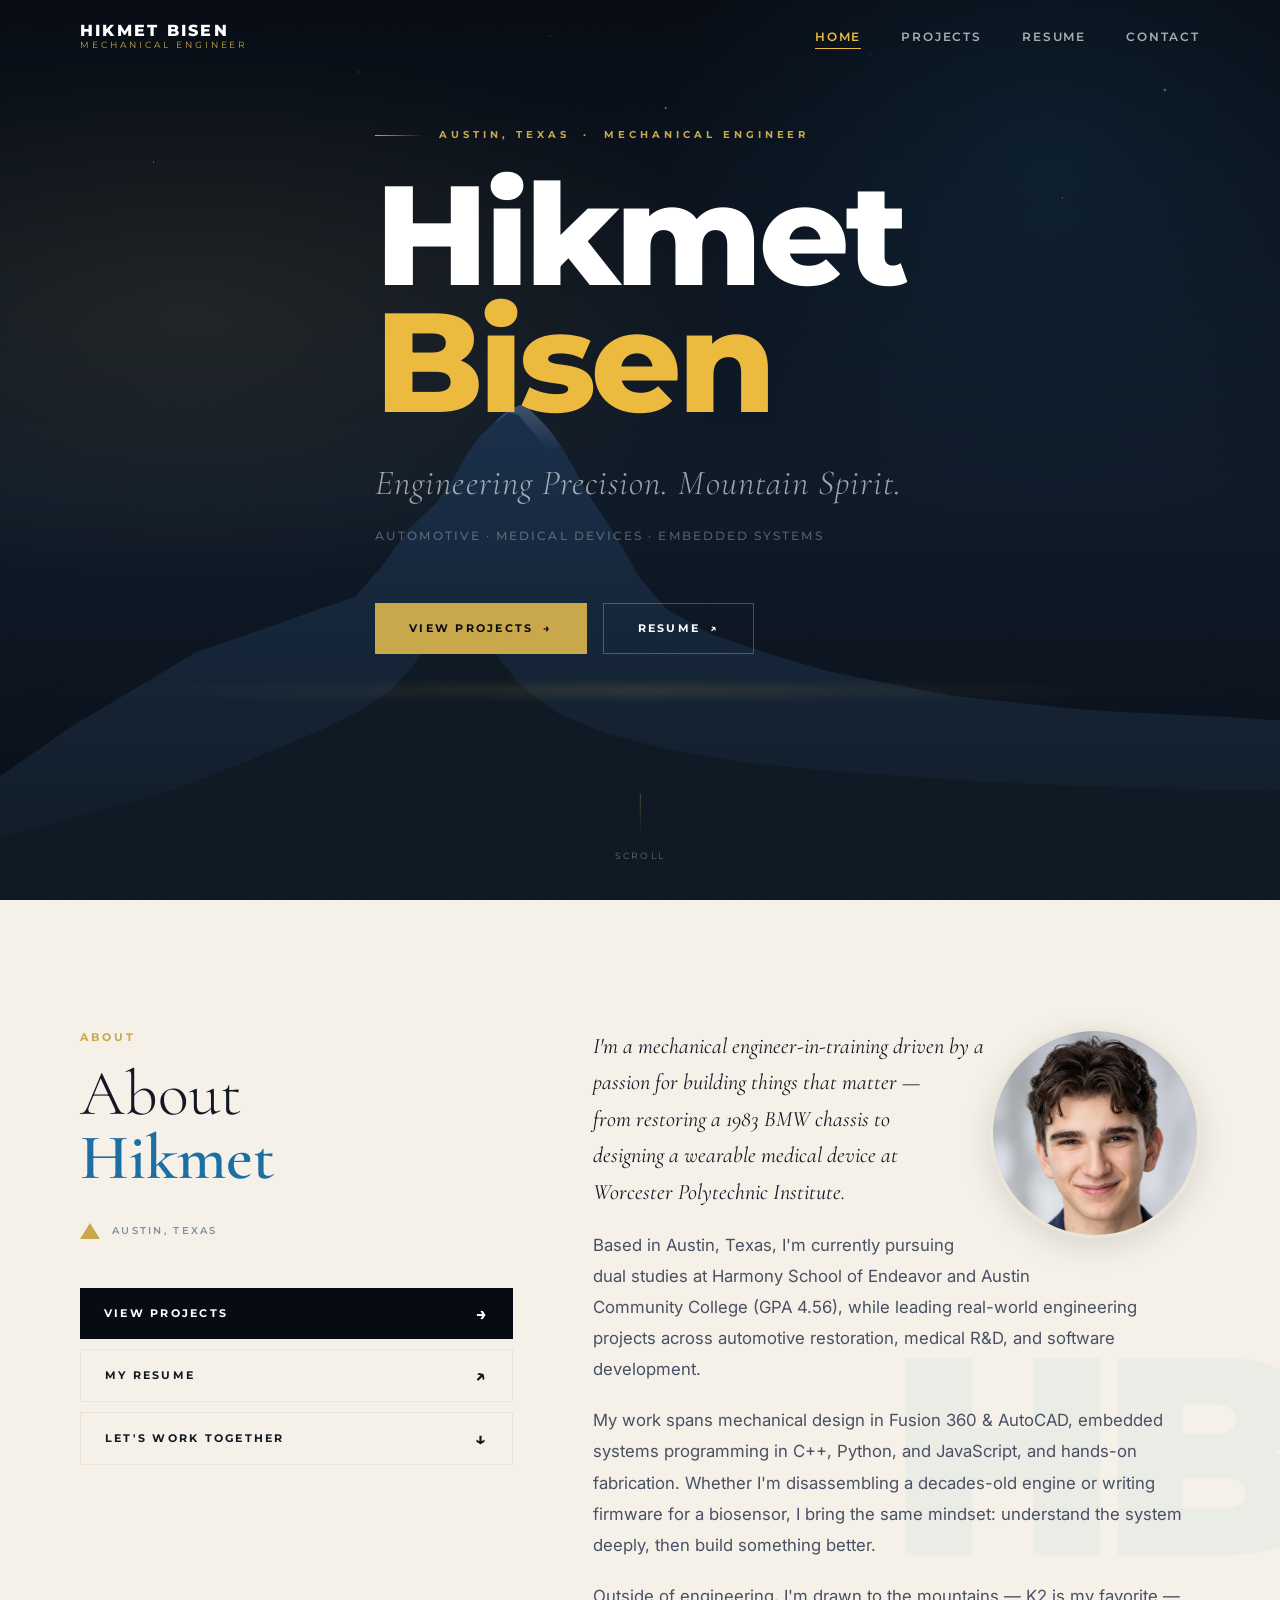
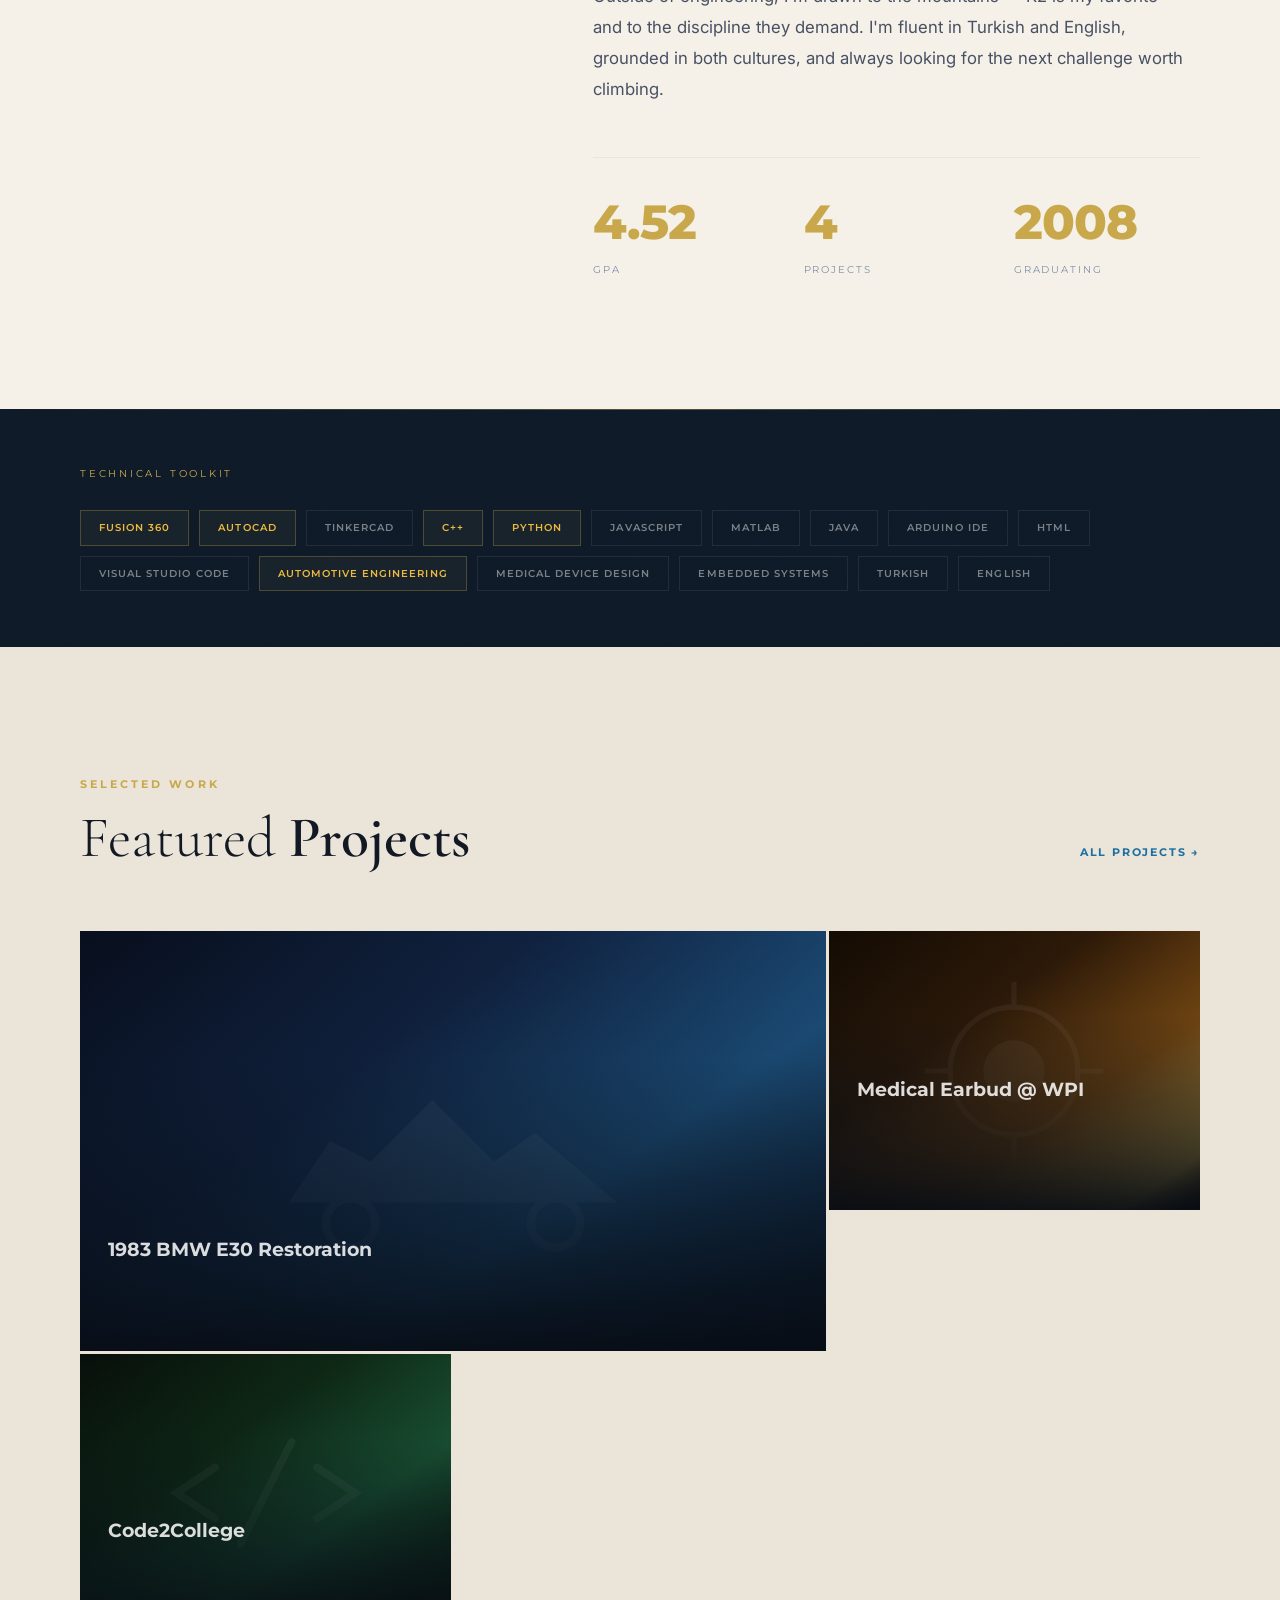
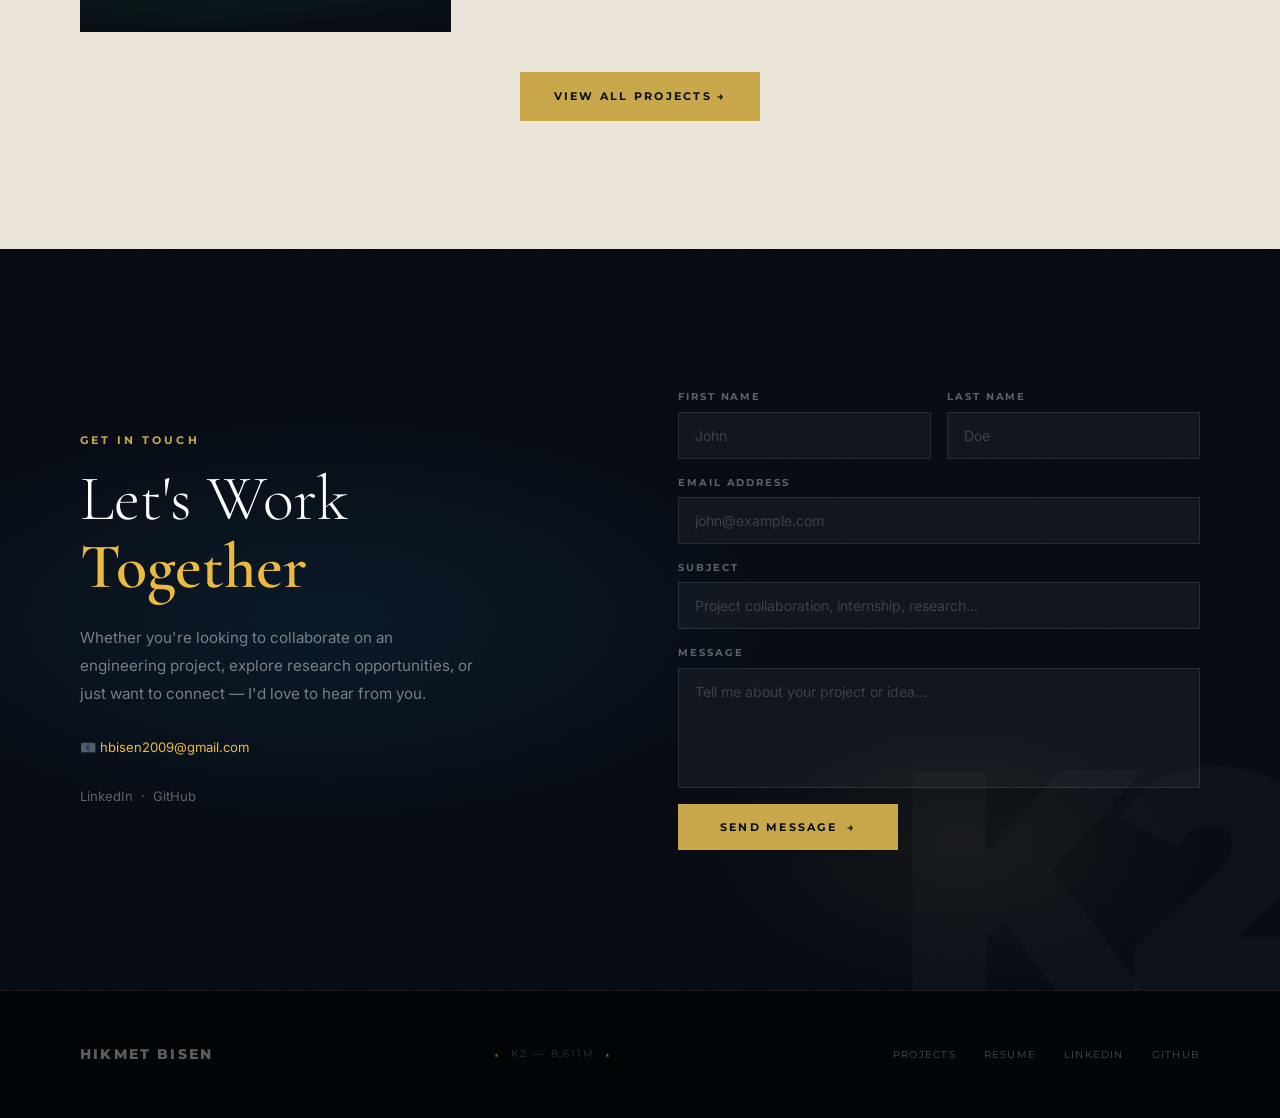
<file: index.html>
<!DOCTYPE html>
<html lang="en">
<head>
  <meta charset="UTF-8">
  <meta name="viewport" content="width=device-width, initial-scale=1.0">
  <title>Hikmet Bisen — Mechanical Engineer</title>
  <meta name="description" content="Hikmet Bisen — Mechanical Engineer based in Austin, Texas. Specializing in automotive engineering, medical device R&D, and embedded systems.">
  <link rel="stylesheet" href="css/style.css">
</head>
<body>

  <!-- ── Navbar ── -->
  <nav class="navbar" id="navbar">
    <div class="nav-inner">
      <a href="index.html" class="nav-logo">
        Hikmet Bisen
        <span>Mechanical Engineer</span>
      </a>
      <ul class="nav-links">
        <li><a href="index.html" class="active">Home</a></li>
        <li><a href="Project/projects.html">Projects</a></li>
        <li><a href="Resume/resume.html">Resume</a></li>
        <li><a href="#contact">Contact</a></li>
      </ul>
    </div>
  </nav>

  <!-- ── Hero ── -->
  <section class="hero" id="home">
    <div class="hero-bg"></div>
    <div class="hero-stars"></div>

    <!-- K2 Mountain Silhouette -->
    <div class="hero-mountain">
      <svg viewBox="0 0 1440 400" preserveAspectRatio="none" xmlns="http://www.w3.org/2000/svg">
        <defs>
          <linearGradient id="mtnGrad" x1="0%" y1="0%" x2="0%" y2="100%">
            <stop offset="0%" style="stop-color:#1A2F4A;stop-opacity:1" />
            <stop offset="100%" style="stop-color:#0F1923;stop-opacity:1" />
          </linearGradient>
          <linearGradient id="snowGrad" x1="0%" y1="0%" x2="0%" y2="100%">
            <stop offset="0%" style="stop-color:#D8E8F5;stop-opacity:0.18" />
            <stop offset="100%" style="stop-color:#D8E8F5;stop-opacity:0" />
          </linearGradient>
        </defs>
        <!-- Background range -->
        <path d="M0,400 L0,300 L80,260 L150,230 L220,200 L280,185 L340,170 L400,155 L430,130 L460,100
                 L490,80 L510,60 L525,40 L540,25 L555,15 L565,8 L575,3 L585,0 L595,3 L605,10
                 L618,20 L630,32 L645,50 L660,70 L680,92 L700,115 L720,140 L750,165
                 L800,185 L860,200 L930,215 L1000,225 L1070,235 L1140,240 L1200,245
                 L1260,248 L1320,250 L1380,252 L1440,255 L1440,400 Z"
              fill="url(#mtnGrad)" />
        <!-- Snow on K2 peak -->
        <path d="M555,15 L565,8 L575,3 L585,0 L595,3 L605,10 L618,20 L630,32 L620,38
                 L607,28 L595,18 L583,8 L572,6 L562,12 Z"
              fill="url(#snowGrad)" />
        <!-- Foreground ridge -->
        <path d="M0,400 L0,350 L100,330 L200,310 L270,290 L320,275 L370,260 L410,245
                 L440,230 L460,215 L475,200 L488,188 L500,178 L510,172 L518,168 L525,168
                 L532,172 L540,180 L550,192 L562,205 L578,220 L600,235 L630,250
                 L680,265 L750,278 L830,288 L920,295 L1020,300 L1120,305 L1220,308
                 L1320,310 L1440,312 L1440,400 Z"
              fill="#0F1923" />
      </svg>
    </div>

    <div class="hero-content">
      <div class="hero-eyebrow">Austin, Texas &nbsp;·&nbsp; Mechanical Engineer</div>
      <h1 class="hero-name">
        Hikmet<br>
        <em>Bisen</em>
      </h1>
      <p class="hero-title">Engineering Precision. Mountain Spirit.</p>
      <p class="hero-tagline">Automotive · Medical Devices · Embedded Systems</p>
      <div class="hero-ctas">
        <a href="Project/projects.html" class="btn btn-primary">
          View Projects
          <span>→</span>
        </a>
        <a href="Resume/resume.html" class="btn btn-outline">
          Resume
          <span>↗</span>
        </a>
      </div>
    </div>

    <div class="hero-scroll">
      <div class="scroll-line"></div>
      <span>Scroll</span>
    </div>
  </section>

  <!-- ── About ── -->
  <section class="about" id="about">
    <div class="container">
      <div class="about-grid">
        <div class="about-left">
          <span class="section-label">About</span>
          <h2>About<br><strong>Hikmet</strong></h2>
          <div class="about-peak">
            <svg class="peak-icon" viewBox="0 0 20 16" xmlns="http://www.w3.org/2000/svg">
              <path d="M10 0 L20 16 H0 Z"/>
            </svg>
            Austin, Texas
          </div>
          <div class="about-ctas">
            <a href="Project/projects.html" class="btn btn-dark">
              <span>View Projects</span>
              <span class="btn-arrow">→</span>
            </a>
            <a href="Resume/resume.html" class="btn btn-dark-outline">
              <span>My Resume</span>
              <span class="btn-arrow">↗</span>
            </a>
            <a href="#contact" class="btn btn-dark-outline">
              <span>Let's Work Together</span>
              <span class="btn-arrow">↓</span>
            </a>
          </div>
        </div>

        <div class="about-right">
          <div class="about-photo-wrap">
            <img src="assets/images/hikmet-bisen.jpg" alt="Hikmet Bisen" class="about-photo">
          </div>
          <p>
            I'm a mechanical engineer-in-training driven by a passion for building things that matter —
            from restoring a 1983 BMW chassis to designing a wearable medical device at Worcester Polytechnic Institute.
          </p>
          <p>
            Based in Austin, Texas, I'm currently pursuing dual studies at Harmony School of Endeavor and
            Austin Community College (GPA 4.56), while leading real-world engineering projects across
            automotive restoration, medical R&amp;D, and software development.
          </p>
          <p>
            My work spans mechanical design in Fusion 360 &amp; AutoCAD, embedded systems programming in C++,
            Python, and JavaScript, and hands-on fabrication. Whether I'm disassembling a decades-old engine
            or writing firmware for a biosensor, I bring the same mindset: understand the system deeply,
            then build something better.
          </p>
          <p>
            Outside of engineering, I'm drawn to the mountains — K2 is my favorite — and to the discipline
            they demand. I'm fluent in Turkish and English, grounded in both cultures, and always looking
            for the next challenge worth climbing.
          </p>

          <div class="about-stats">
            <div>
              <span class="stat-num">4.56</span>
              <span class="stat-label">GPA</span>
            </div>
            <div>
              <span class="stat-num">5+</span>
              <span class="stat-label">Projects</span>
            </div>
            <div>
              <span class="stat-num">2027</span>
              <span class="stat-label">Graduating</span>
            </div>
          </div>
        </div>
      </div>
    </div>
  </section>

  <!-- ── Skills Strip ── -->
  <div class="skills-strip">
    <div class="skills-strip-inner">
      <span class="skills-strip-label">Technical Toolkit</span>
      <div class="skills-grid">
        <span class="skill-tag highlight">Fusion 360</span>
        <span class="skill-tag highlight">AutoCAD</span>
        <span class="skill-tag">TinkerCAD</span>
        <span class="skill-tag highlight">C++</span>
        <span class="skill-tag highlight">Python</span>
        <span class="skill-tag">JavaScript</span>
        <span class="skill-tag">MATLAB</span>
        <span class="skill-tag">Java</span>
        <span class="skill-tag">Arduino IDE</span>
        <span class="skill-tag">HTML</span>
        <span class="skill-tag">Visual Studio Code</span>
        <span class="skill-tag highlight">Automotive Engineering</span>
        <span class="skill-tag">Medical Device Design</span>
        <span class="skill-tag">Embedded Systems</span>
        <span class="skill-tag">Turkish</span>
        <span class="skill-tag">English</span>
      </div>
    </div>
  </div>

  <!-- ── Featured Projects ── -->
  <section class="featured-projects">
    <div class="container">
      <div class="section-header">
        <div>
          <span class="section-label">Selected Work</span>
          <h2>Featured <strong>Projects</strong></h2>
        </div>
        <a href="Project/projects.html" class="section-header-link">All Projects →</a>
      </div>

      <div class="projects-grid">

        <!-- Project 1: BMW E30 -->
        <div class="project-card wide">
          <div class="project-bg">
            <svg class="project-bg-icon" viewBox="0 0 100 60" xmlns="http://www.w3.org/2000/svg" fill="white">
              <path d="M10,45 L20,30 L30,35 L45,20 L60,35 L70,28 L90,45 Z" />
              <circle cx="25" cy="50" r="6" fill="none" stroke="white" stroke-width="2"/>
              <circle cx="75" cy="50" r="6" fill="none" stroke="white" stroke-width="2"/>
            </svg>
          </div>
          <div class="project-overlay"></div>
          <div class="project-tag">Mechanical</div>
          <div class="project-tooltip">
            <span class="project-number">01 / 05</span>
            <div class="project-name">1983 BMW E30 Restoration</div>
            <p class="project-desc">Full mechanical restoration of a 1983 BMW 3 Series E30 — chassis reinforcement, rust removal, and precision reassembly of key automotive systems.</p>
          </div>
        </div>

        <!-- Project 2: Medical Earbud -->
        <div class="project-card">
          <div class="project-bg">
            <svg class="project-bg-icon" viewBox="0 0 80 80" xmlns="http://www.w3.org/2000/svg" fill="white">
              <circle cx="40" cy="40" r="25" fill="none" stroke="white" stroke-width="2"/>
              <circle cx="40" cy="40" r="12" />
              <path d="M40,15 L40,5 M40,75 L40,65 M15,40 L5,40 M75,40 L65,40" stroke="white" stroke-width="2"/>
            </svg>
          </div>
          <div class="project-overlay"></div>
          <div class="project-tag">R&D</div>
          <div class="project-tooltip">
            <span class="project-number">02 / 05</span>
            <div class="project-name">Medical Earbud @ WPI</div>
            <p class="project-desc">Wearable vital-sign tracker designed at Worcester Polytechnic Institute — patent-pending medical device targeting heart rate, blood pressure &amp; respiratory data.</p>
          </div>
        </div>

        <!-- Project 3: Code2College -->
        <div class="project-card">
          <div class="project-bg">
            <svg class="project-bg-icon" viewBox="0 0 80 60" xmlns="http://www.w3.org/2000/svg" fill="white">
              <path d="M20,20 L5,30 L20,40 M60,20 L75,30 L60,40 M50,10 L30,50" stroke="white" stroke-width="3" fill="none" stroke-linecap="round"/>
            </svg>
          </div>
          <div class="project-overlay"></div>
          <div class="project-tag">Software</div>
          <div class="project-tooltip">
            <span class="project-number">03 / 05</span>
            <div class="project-name">Code2College</div>
            <p class="project-desc">9-week software development program — advanced Python projects, web programming, and professional portfolio development.</p>
          </div>
        </div>

      </div>
      <div style="text-align:center; margin-top: 40px;">
        <a href="Project/projects.html" class="btn btn-primary">View All Projects →</a>
      </div>
    </div>
  </section>

  <!-- ── Work Together ── -->
  <section class="work-together" id="contact">
    <div class="work-together-bg"></div>
    <div class="container">
      <div class="work-together-grid">
        <div class="work-left">
          <span class="section-label">Get In Touch</span>
          <h2>Let's Work<br><strong>Together</strong></h2>
          <p>
            Whether you're looking to collaborate on an engineering project, explore research opportunities,
            or just want to connect — I'd love to hear from you.
          </p>
          <br>
          <p style="color: rgba(255,255,255,0.35); font-size: 0.82rem;">
            📧 <a href="mailto:hbisen2009@gmail.com" style="color: var(--gold-light);">hbisen2009@gmail.com</a><br><br>
            <a href="https://www.linkedin.com/in/hikmetbisen/" target="_blank" rel="noopener noreferrer" style="color: rgba(255,255,255,0.35);">LinkedIn</a>
            &nbsp;·&nbsp;
            <a href="https://github.com/Hikmet4416" target="_blank" rel="noopener noreferrer" style="color: rgba(255,255,255,0.35);">GitHub</a>
          </p>
        </div>

        <form class="contact-form" onsubmit="handleSubmit(event)">
          <div class="form-row">
            <div class="form-group">
              <label for="fname">First Name</label>
              <input type="text" id="fname" name="fname" placeholder="John" required>
            </div>
            <div class="form-group">
              <label for="lname">Last Name</label>
              <input type="text" id="lname" name="lname" placeholder="Doe" required>
            </div>
          </div>
          <div class="form-group">
            <label for="email">Email Address</label>
            <input type="email" id="email" name="email" placeholder="john@example.com" required>
          </div>
          <div class="form-group">
            <label for="subject">Subject</label>
            <input type="text" id="subject" name="subject" placeholder="Project collaboration, internship, research...">
          </div>
          <div class="form-group">
            <label for="message">Message</label>
            <textarea id="message" name="message" placeholder="Tell me about your project or idea..." required></textarea>
          </div>
          <button type="submit" class="btn btn-submit btn-primary">
            Send Message
            <span>→</span>
          </button>
        </form>
      </div>
    </div>
  </section>

  <!-- ── Footer ── -->
  <footer>
    <div class="container">
      <div class="footer-inner">
        <div class="footer-logo">Hikmet Bisen</div>
        <div class="footer-peak">K2 — 8,611m</div>
        <div class="footer-links">
          <a href="Project/projects.html">Projects</a>
          <a href="Resume/resume.html">Resume</a>
          <a href="https://www.linkedin.com/in/hikmetbisen/" target="_blank" rel="noopener noreferrer">LinkedIn</a>
          <a href="https://github.com/Hikmet4416" target="_blank" rel="noopener noreferrer">GitHub</a>
        </div>
      </div>
    </div>
  </footer>

  <script src="js/main.js"></script>
</body>
</html>
</file>
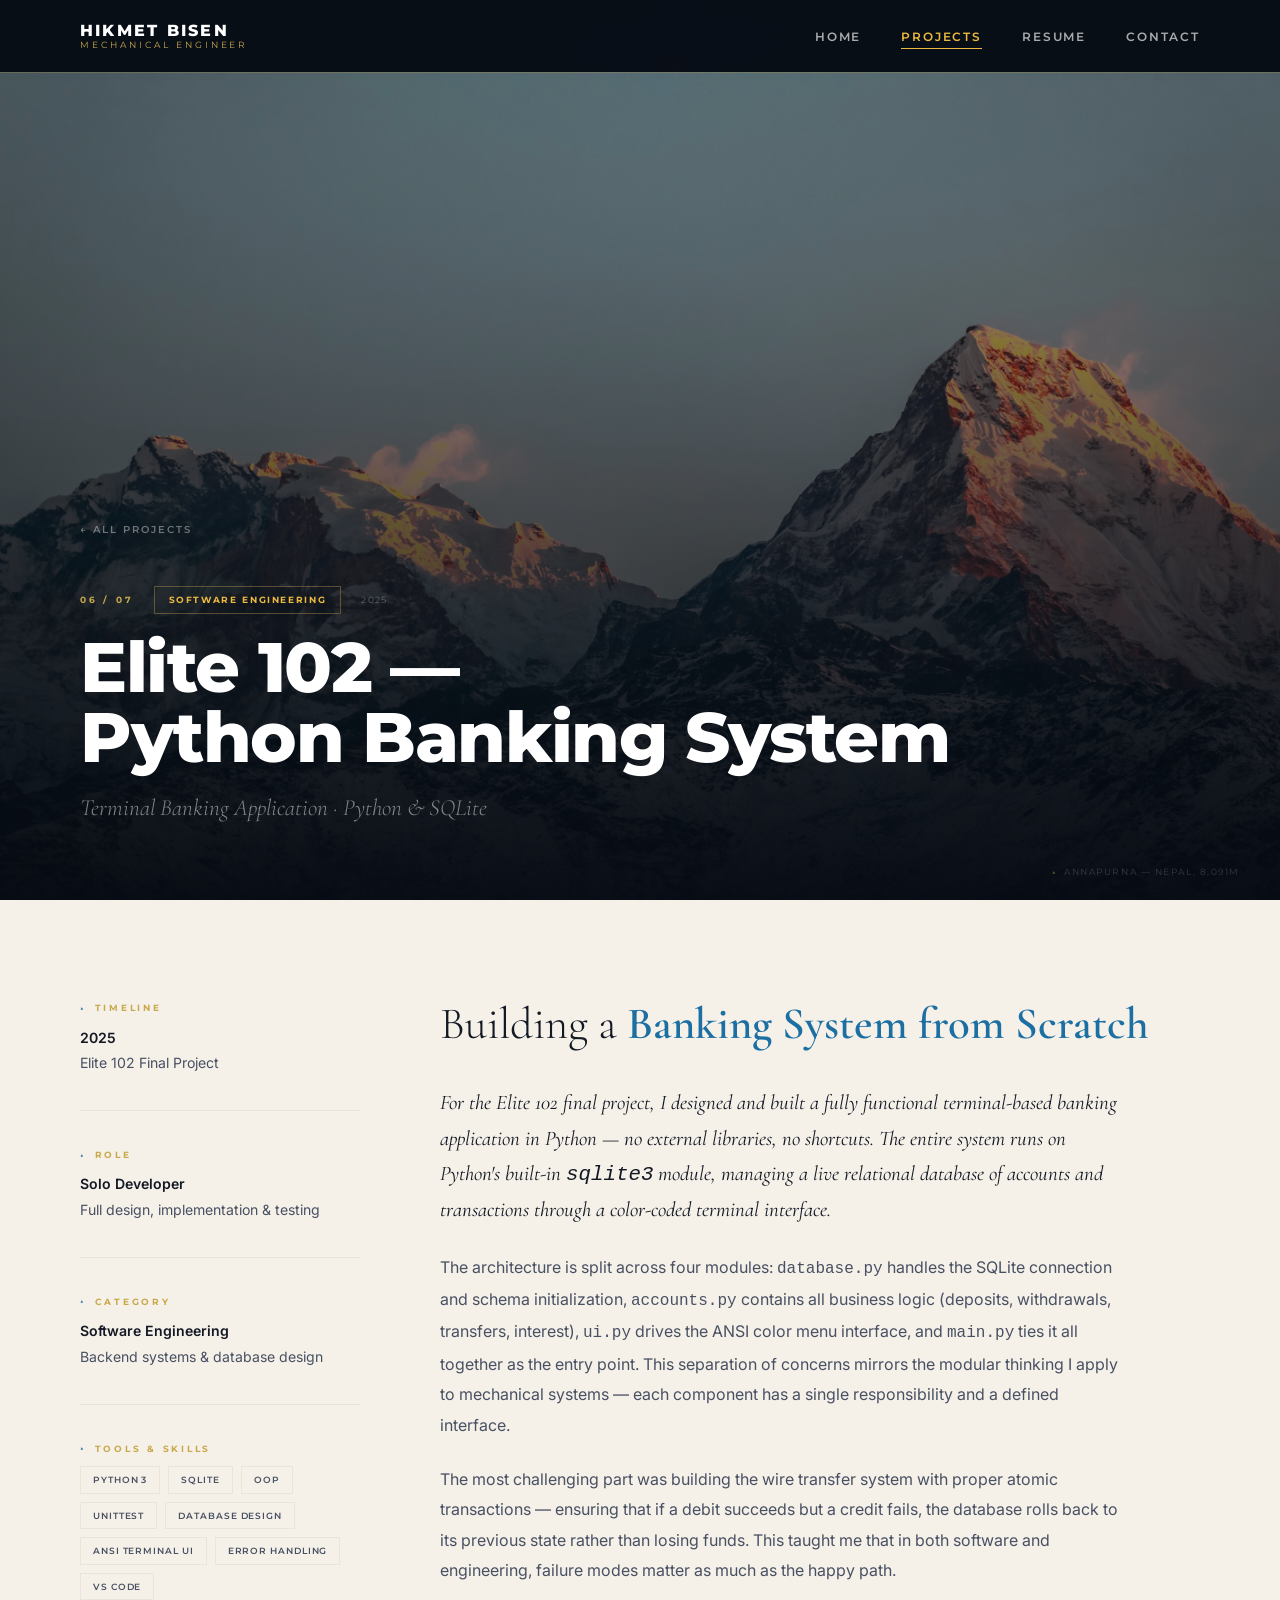
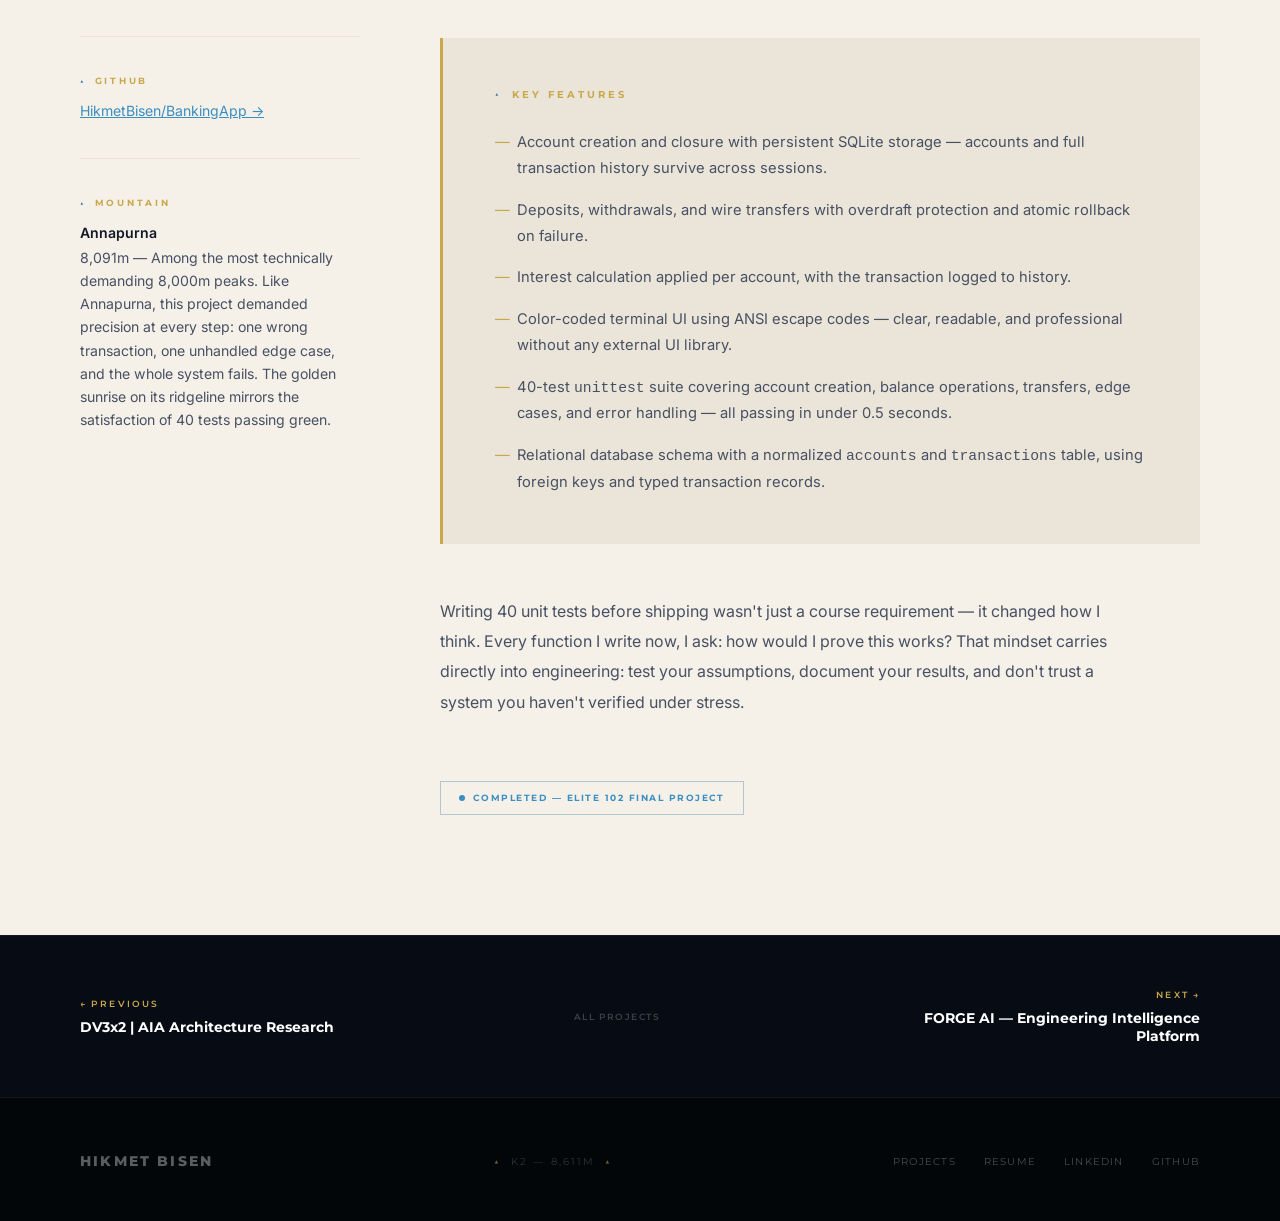
<file: Project/project-banking-system.html>
<!DOCTYPE html>
<html lang="en">
<head>
  <meta charset="UTF-8">
  <meta name="viewport" content="width=device-width, initial-scale=1.0">
  <title>Python Banking System — Hikmet Bisen</title>
  <meta name="description" content="Elite 102 — Python Banking System. A terminal-based banking app with SQLite, overdraft protection, wire transfers, and 40 unit tests.">
  <link rel="stylesheet" href="../css/style.css">
</head>
<body>

  <nav class="navbar scrolled" id="navbar">
    <div class="nav-inner">
      <a href="../index.html" class="nav-logo">
        Hikmet Bisen
        <span>Mechanical Engineer</span>
      </a>
      <ul class="nav-links">
        <li><a href="../index.html">Home</a></li>
        <li><a href="projects.html" class="active">Projects</a></li>
        <li><a href="../Resume/resume.html">Resume</a></li>
        <li><a href="../index.html#contact">Contact</a></li>
      </ul>
    </div>
  </nav>

  <!-- ── Hero ── -->
  <section class="project-detail-hero">
    <img
      src="../assets/images/annapurna.jpg"
      alt="Annapurna — Nepal"
      class="project-detail-hero-img"
    >
    <div class="project-detail-overlay"></div>
    <div class="project-mountain-credit">Annapurna — Nepal, 8,091m</div>

    <div class="project-detail-hero-content">
      <a href="projects.html" class="project-detail-back">← All Projects</a>
      <div class="project-detail-meta">
        <span class="project-detail-num">06 / 07</span>
        <span class="project-detail-cat">Software Engineering</span>
        <span class="project-detail-date">2025</span>
      </div>
      <h1 class="project-detail-title">Elite 102 —<br>Python Banking System</h1>
      <p class="project-detail-subtitle">Terminal Banking Application · Python &amp; SQLite</p>
    </div>
  </section>

  <!-- ── Content ── -->
  <section class="project-detail-content">
    <div class="container">
      <div class="project-detail-grid">

        <!-- Sidebar -->
        <aside class="project-detail-sidebar">
          <div class="project-sidebar-section">
            <span class="project-sidebar-label">Timeline</span>
            <div class="project-sidebar-value">
              <strong>2025</strong>
              Elite 102 Final Project
            </div>
          </div>
          <div class="project-sidebar-section">
            <span class="project-sidebar-label">Role</span>
            <div class="project-sidebar-value">
              <strong>Solo Developer</strong>
              Full design, implementation &amp; testing
            </div>
          </div>
          <div class="project-sidebar-section">
            <span class="project-sidebar-label">Category</span>
            <div class="project-sidebar-value">
              <strong>Software Engineering</strong>
              Backend systems &amp; database design
            </div>
          </div>
          <div class="project-sidebar-section">
            <span class="project-sidebar-label">Tools &amp; Skills</span>
            <div class="project-tools-list">
              <span class="project-tool-tag">Python 3</span>
              <span class="project-tool-tag">SQLite</span>
              <span class="project-tool-tag">OOP</span>
              <span class="project-tool-tag">unittest</span>
              <span class="project-tool-tag">Database Design</span>
              <span class="project-tool-tag">ANSI Terminal UI</span>
              <span class="project-tool-tag">Error Handling</span>
              <span class="project-tool-tag">VS Code</span>
            </div>
          </div>
          <div class="project-sidebar-section">
            <span class="project-sidebar-label">GitHub</span>
            <div class="project-sidebar-value">
              <a href="https://github.com/HikmetBisen/BankingApp" target="_blank" rel="noopener noreferrer" style="color: var(--steel-light); text-decoration: underline;">HikmetBisen/BankingApp →</a>
            </div>
          </div>
          <div class="project-sidebar-section">
            <span class="project-sidebar-label">Mountain</span>
            <div class="project-sidebar-value">
              <strong>Annapurna</strong>
              8,091m — Among the most technically demanding 8,000m peaks. Like Annapurna, this project demanded precision at every step: one wrong transaction, one unhandled edge case, and the whole system fails. The golden sunrise on its ridgeline mirrors the satisfaction of 40 tests passing green.
            </div>
          </div>
        </aside>

        <!-- Body -->
        <div class="project-detail-body">
          <h2>Building a <strong>Banking System from Scratch</strong></h2>

          <p>
            For the Elite 102 final project, I designed and built a fully functional terminal-based banking application in Python — no external libraries, no shortcuts. The entire system runs on Python's built-in <code>sqlite3</code> module, managing a live relational database of accounts and transactions through a color-coded terminal interface.
          </p>

          <p>
            The architecture is split across four modules: <code>database.py</code> handles the SQLite connection and schema initialization, <code>accounts.py</code> contains all business logic (deposits, withdrawals, transfers, interest), <code>ui.py</code> drives the ANSI color menu interface, and <code>main.py</code> ties it all together as the entry point. This separation of concerns mirrors the modular thinking I apply to mechanical systems — each component has a single responsibility and a defined interface.
          </p>

          <p>
            The most challenging part was building the wire transfer system with proper atomic transactions — ensuring that if a debit succeeds but a credit fails, the database rolls back to its previous state rather than losing funds. This taught me that in both software and engineering, failure modes matter as much as the happy path.
          </p>

          <div class="project-contributions">
            <h3>Key Features</h3>
            <ul>
              <li>Account creation and closure with persistent SQLite storage — accounts and full transaction history survive across sessions.</li>
              <li>Deposits, withdrawals, and wire transfers with overdraft protection and atomic rollback on failure.</li>
              <li>Interest calculation applied per account, with the transaction logged to history.</li>
              <li>Color-coded terminal UI using ANSI escape codes — clear, readable, and professional without any external UI library.</li>
              <li>40-test <code>unittest</code> suite covering account creation, balance operations, transfers, edge cases, and error handling — all passing in under 0.5 seconds.</li>
              <li>Relational database schema with a normalized <code>accounts</code> and <code>transactions</code> table, using foreign keys and typed transaction records.</li>
            </ul>
          </div>

          <p>
            Writing 40 unit tests before shipping wasn't just a course requirement — it changed how I think. Every function I write now, I ask: how would I prove this works? That mindset carries directly into engineering: test your assumptions, document your results, and don't trust a system you haven't verified under stress.
          </p>

          <span class="project-status-badge">Completed — Elite 102 Final Project</span>
        </div>

      </div>
    </div>
  </section>

  <!-- ── Project Navigation ── -->
  <nav class="project-nav-bar">
    <div class="container">
      <div class="project-nav-inner">
        <a href="project-dv3x2-aia.html" class="project-nav-item">
          <span class="project-nav-label">← Previous</span>
          <span class="project-nav-name">DV3x2 | AIA Architecture Research</span>
        </a>
        <a href="projects.html" class="project-nav-center">All Projects</a>
        <a href="project-forge-ai.html" class="project-nav-item next">
          <span class="project-nav-label">Next →</span>
          <span class="project-nav-name">FORGE AI — Engineering Intelligence Platform</span>
        </a>
      </div>
    </div>
  </nav>

  <footer>
    <div class="container">
      <div class="footer-inner">
        <div class="footer-logo">Hikmet Bisen</div>
        <div class="footer-peak">K2 — 8,611m</div>
        <div class="footer-links">
          <a href="projects.html">Projects</a>
          <a href="../Resume/resume.html">Resume</a>
          <a href="https://www.linkedin.com/in/hikmetbisen/" target="_blank" rel="noopener noreferrer">LinkedIn</a>
          <a href="https://github.com/Hikmet4416" target="_blank" rel="noopener noreferrer">GitHub</a>
        </div>
      </div>
    </div>
  </footer>

  <script src="../js/main.js"></script>
</body>
</html>
</file>
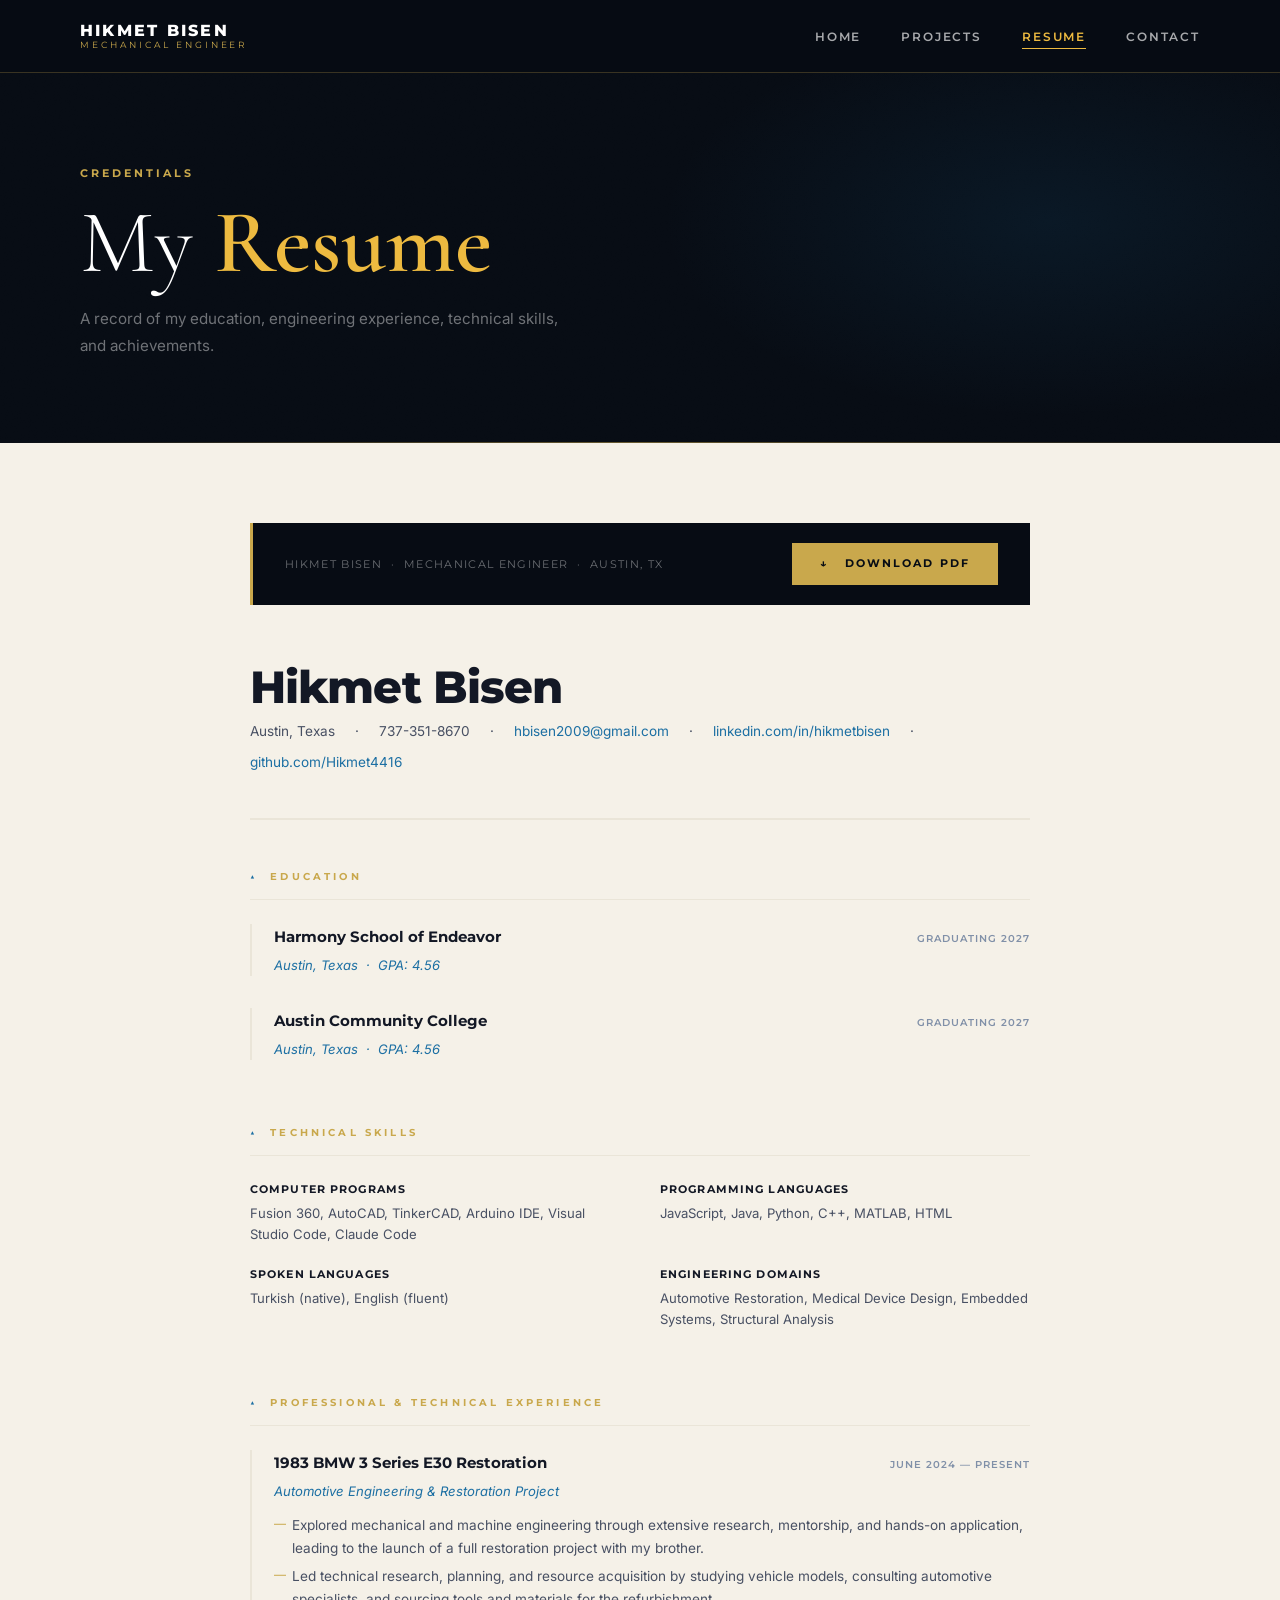
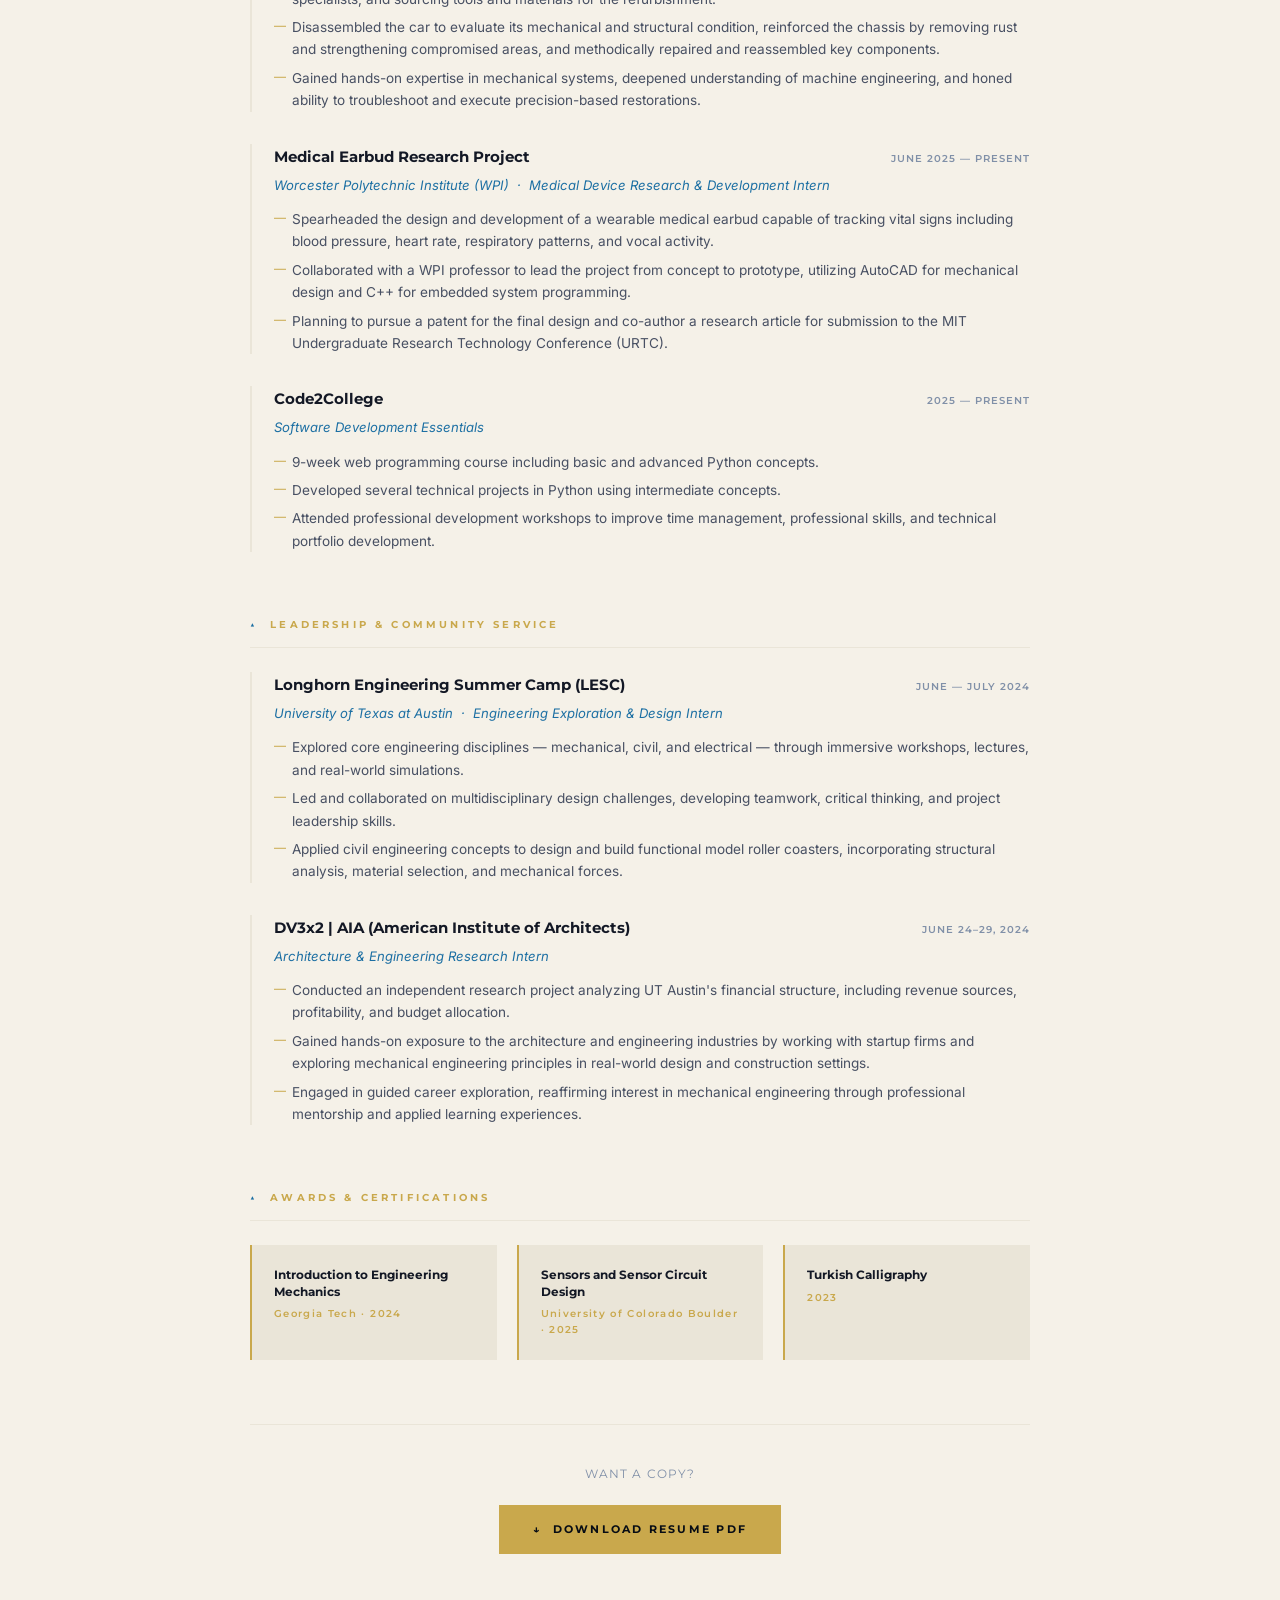
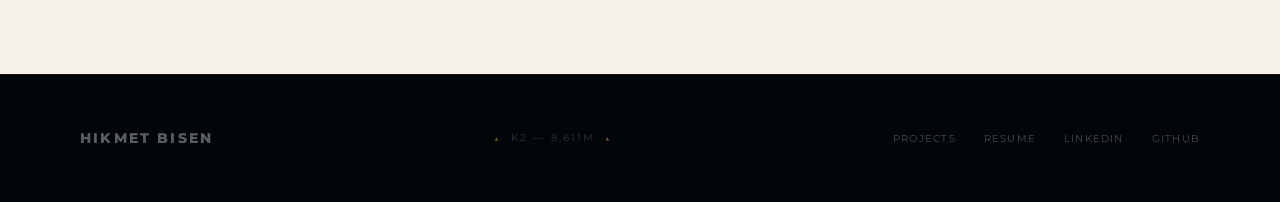
<file: Resume/resume.html>
<!DOCTYPE html>
<html lang="en">
<head>
  <meta charset="UTF-8">
  <meta name="viewport" content="width=device-width, initial-scale=1.0">
  <title>Resume — Hikmet Bisen</title>
  <meta name="description" content="Resume of Hikmet Bisen — Mechanical Engineer, Austin Texas. Education, experience, skills, and awards.">
  <link rel="stylesheet" href="../css/style.css">
</head>
<body>

  <!-- ── Navbar ── -->
  <nav class="navbar scrolled" id="navbar">
    <div class="nav-inner">
      <a href="../index.html" class="nav-logo">
        Hikmet Bisen
        <span>Mechanical Engineer</span>
      </a>
      <ul class="nav-links">
        <li><a href="../index.html">Home</a></li>
        <li><a href="../Project/projects.html">Projects</a></li>
        <li><a href="resume.html" class="active">Resume</a></li>
        <li><a href="../index.html#contact">Contact</a></li>
      </ul>
    </div>
  </nav>

  <!-- ── Page Hero ── -->
  <section class="page-hero">
    <div class="page-hero-bg"></div>
    <div class="container">
      <span class="section-label">Credentials</span>
      <h1>My <strong>Resume</strong></h1>
      <p>A record of my education, engineering experience, technical skills, and achievements.</p>
    </div>
  </section>

  <!-- ── Resume Content ── -->
  <section class="resume-page">
    <div class="resume-container">

      <!-- Download Bar -->
      <div class="resume-download-bar">
        <p>Hikmet Bisen &nbsp;·&nbsp; Mechanical Engineer &nbsp;·&nbsp; Austin, TX</p>
        <a href="assets/Hikmet_Bisen_Resume.pdf" download class="btn-download">
          ↓ &nbsp; Download PDF
        </a>
      </div>

      <!-- Header -->
      <div class="resume-section" style="border-bottom: 2px solid var(--cream-dark); padding-bottom: 40px; margin-bottom: 48px;">
        <div class="resume-name">Hikmet Bisen</div>
        <div class="resume-contact-line">
          <span>Austin, Texas</span>
          <span>·</span>
          <span>737-351-8670</span>
          <span>·</span>
          <a href="mailto:hbisen2009@gmail.com">hbisen2009@gmail.com</a>
          <span>·</span>
          <a href="https://www.linkedin.com/in/hikmetbisen/" target="_blank" rel="noopener noreferrer">linkedin.com/in/hikmetbisen</a>
          <span>·</span>
          <a href="https://github.com/Hikmet4416" target="_blank" rel="noopener noreferrer">github.com/Hikmet4416</a>
        </div>
      </div>

      <!-- Education -->
      <div class="resume-section">
        <div class="resume-section-title">Education</div>

        <div class="resume-entry">
          <div class="resume-entry-header">
            <span class="resume-entry-title">Harmony School of Endeavor</span>
            <span class="resume-entry-date">Graduating 2027</span>
          </div>
          <div class="resume-entry-org">Austin, Texas &nbsp;·&nbsp; GPA: 4.56</div>
        </div>

        <div class="resume-entry">
          <div class="resume-entry-header">
            <span class="resume-entry-title">Austin Community College</span>
            <span class="resume-entry-date">Graduating 2027</span>
          </div>
          <div class="resume-entry-org">Austin, Texas &nbsp;·&nbsp; GPA: 4.56</div>
        </div>
      </div>

      <!-- Technical Skills -->
      <div class="resume-section">
        <div class="resume-section-title">Technical Skills</div>
        <div class="skills-two-col">
          <div class="skill-item">
            <span class="skill-item-label">Computer Programs</span>
            <span class="skill-item-value">Fusion 360, AutoCAD, TinkerCAD, Arduino IDE, Visual Studio Code, Claude Code</span>
          </div>
          <div class="skill-item">
            <span class="skill-item-label">Programming Languages</span>
            <span class="skill-item-value">JavaScript, Java, Python, C++, MATLAB, HTML</span>
          </div>
          <div class="skill-item">
            <span class="skill-item-label">Spoken Languages</span>
            <span class="skill-item-value">Turkish (native), English (fluent)</span>
          </div>
          <div class="skill-item">
            <span class="skill-item-label">Engineering Domains</span>
            <span class="skill-item-value">Automotive Restoration, Medical Device Design, Embedded Systems, Structural Analysis</span>
          </div>
        </div>
      </div>

      <!-- Professional & Technical Experience -->
      <div class="resume-section">
        <div class="resume-section-title">Professional &amp; Technical Experience</div>

        <div class="resume-entry">
          <div class="resume-entry-header">
            <span class="resume-entry-title">1983 BMW 3 Series E30 Restoration</span>
            <span class="resume-entry-date">June 2024 — Present</span>
          </div>
          <div class="resume-entry-org">Automotive Engineering &amp; Restoration Project</div>
          <ul>
            <li>Explored mechanical and machine engineering through extensive research, mentorship, and hands-on application, leading to the launch of a full restoration project with my brother.</li>
            <li>Led technical research, planning, and resource acquisition by studying vehicle models, consulting automotive specialists, and sourcing tools and materials for the refurbishment.</li>
            <li>Disassembled the car to evaluate its mechanical and structural condition, reinforced the chassis by removing rust and strengthening compromised areas, and methodically repaired and reassembled key components.</li>
            <li>Gained hands-on expertise in mechanical systems, deepened understanding of machine engineering, and honed ability to troubleshoot and execute precision-based restorations.</li>
          </ul>
        </div>

        <div class="resume-entry">
          <div class="resume-entry-header">
            <span class="resume-entry-title">Medical Earbud Research Project</span>
            <span class="resume-entry-date">June 2025 — Present</span>
          </div>
          <div class="resume-entry-org">Worcester Polytechnic Institute (WPI) &nbsp;·&nbsp; Medical Device Research &amp; Development Intern</div>
          <ul>
            <li>Spearheaded the design and development of a wearable medical earbud capable of tracking vital signs including blood pressure, heart rate, respiratory patterns, and vocal activity.</li>
            <li>Collaborated with a WPI professor to lead the project from concept to prototype, utilizing AutoCAD for mechanical design and C++ for embedded system programming.</li>
            <li>Planning to pursue a patent for the final design and co-author a research article for submission to the MIT Undergraduate Research Technology Conference (URTC).</li>
          </ul>
        </div>

        <div class="resume-entry">
          <div class="resume-entry-header">
            <span class="resume-entry-title">Code2College</span>
            <span class="resume-entry-date">2025 — Present</span>
          </div>
          <div class="resume-entry-org">Software Development Essentials</div>
          <ul>
            <li>9-week web programming course including basic and advanced Python concepts.</li>
            <li>Developed several technical projects in Python using intermediate concepts.</li>
            <li>Attended professional development workshops to improve time management, professional skills, and technical portfolio development.</li>
          </ul>
        </div>
      </div>

      <!-- Leadership & Community -->
      <div class="resume-section">
        <div class="resume-section-title">Leadership &amp; Community Service</div>

        <div class="resume-entry">
          <div class="resume-entry-header">
            <span class="resume-entry-title">Longhorn Engineering Summer Camp (LESC)</span>
            <span class="resume-entry-date">June — July 2024</span>
          </div>
          <div class="resume-entry-org">University of Texas at Austin &nbsp;·&nbsp; Engineering Exploration &amp; Design Intern</div>
          <ul>
            <li>Explored core engineering disciplines — mechanical, civil, and electrical — through immersive workshops, lectures, and real-world simulations.</li>
            <li>Led and collaborated on multidisciplinary design challenges, developing teamwork, critical thinking, and project leadership skills.</li>
            <li>Applied civil engineering concepts to design and build functional model roller coasters, incorporating structural analysis, material selection, and mechanical forces.</li>
          </ul>
        </div>

        <div class="resume-entry">
          <div class="resume-entry-header">
            <span class="resume-entry-title">DV3x2 | AIA (American Institute of Architects)</span>
            <span class="resume-entry-date">June 24–29, 2024</span>
          </div>
          <div class="resume-entry-org">Architecture &amp; Engineering Research Intern</div>
          <ul>
            <li>Conducted an independent research project analyzing UT Austin's financial structure, including revenue sources, profitability, and budget allocation.</li>
            <li>Gained hands-on exposure to the architecture and engineering industries by working with startup firms and exploring mechanical engineering principles in real-world design and construction settings.</li>
            <li>Engaged in guided career exploration, reaffirming interest in mechanical engineering through professional mentorship and applied learning experiences.</li>
          </ul>
        </div>
      </div>

      <!-- Awards -->
      <div class="resume-section">
        <div class="resume-section-title">Awards &amp; Certifications</div>
        <div class="awards-grid">
          <div class="award-item">
            <div class="award-name">Introduction to Engineering Mechanics</div>
            <div class="award-year">Georgia Tech · 2024</div>
          </div>
          <div class="award-item">
            <div class="award-name">Sensors and Sensor Circuit Design</div>
            <div class="award-year">University of Colorado Boulder · 2025</div>
          </div>
          <div class="award-item">
            <div class="award-name">Turkish Calligraphy</div>
            <div class="award-year">2023</div>
          </div>
        </div>
      </div>

      <!-- Bottom download -->
      <div style="text-align:center; padding-top: 40px; border-top: 1px solid var(--cream-dark);">
        <p style="font-family: var(--font-brand); font-size: 0.72rem; letter-spacing: 0.1em; text-transform: uppercase; color: var(--text-light); margin-bottom: 20px;">
          Want a copy?
        </p>
        <a href="assets/Hikmet_Bisen_Resume.pdf" download class="btn btn-primary">
          ↓ &nbsp;Download Resume PDF
        </a>
      </div>

    </div>
  </section>

  <!-- ── Footer ── -->
  <footer>
    <div class="container">
      <div class="footer-inner">
        <div class="footer-logo">Hikmet Bisen</div>
        <div class="footer-peak">K2 — 8,611m</div>
        <div class="footer-links">
          <a href="../Project/projects.html">Projects</a>
          <a href="resume.html">Resume</a>
          <a href="https://www.linkedin.com/in/hikmetbisen/" target="_blank" rel="noopener noreferrer">LinkedIn</a>
          <a href="https://github.com/Hikmet4416" target="_blank" rel="noopener noreferrer">GitHub</a>
        </div>
      </div>
    </div>
  </footer>

  <script src="../js/main.js"></script>
</body>
</html>
</file>
<file: css/style.css>
/* =========================================
   HIKMET BISEN — PORTFOLIO
   Alpine Dawn Theme | K2 Inspired
   ========================================= */

@import url('https://fonts.googleapis.com/css2?family=Cormorant+Garamond:ital,wght@0,300;0,400;0,600;1,300;1,400&family=Inter:wght@300;400;500;600&family=Montserrat:wght@400;500;600;700;800&display=swap');

/* ── Variables ── */
:root {
  --gold:        #C9A84C;
  --gold-light:  #EDBA40;
  --gold-pale:   #F5E7C0;
  --gold-glow:   rgba(201, 168, 76, 0.18);
  --steel:       #1C6FA3;
  --steel-light: #3A8EC2;
  --steel-pale:  #C5DFF0;
  --cream:       #F5F1E8;
  --cream-dark:  #EAE5D8;
  --dark:        #070C14;
  --dark-mid:    #0F1A28;
  --charcoal:    #2A3447;
  --text:        #131825;
  --text-mid:    #485063;
  --text-light:  #8090A8;
  --white:       #FFFFFF;

  --font-display: 'Cormorant Garamond', Georgia, serif;
  --font-sans:    'Inter', system-ui, sans-serif;
  --font-brand:   'Montserrat', sans-serif;

  --max-w: 1200px;
  --nav-h: 72px;
  --ease: cubic-bezier(0.4, 0, 0.2, 1);

  /* Grain texture for dark sections */
  --grain: url("data:image/svg+xml,%3Csvg xmlns='http://www.w3.org/2000/svg' width='300' height='300'%3E%3Cfilter id='n'%3E%3CfeTurbulence type='fractalNoise' baseFrequency='0.75' numOctaves='4' stitchTiles='stitch'/%3E%3CfeColorMatrix type='saturate' values='0'/%3E%3C/filter%3E%3Crect width='300' height='300' filter='url(%23n)' opacity='1'/%3E%3C%2Fsvg%3E");
}

/* ── Reset ── */
*, *::before, *::after { box-sizing: border-box; margin: 0; padding: 0; }
html { scroll-behavior: smooth; font-size: 16px; }
body {
  font-family: var(--font-sans);
  background: var(--cream);
  color: var(--text);
  line-height: 1.7;
  overflow-x: hidden;
}
img { display: block; max-width: 100%; }
a { color: inherit; text-decoration: none; }
ul { list-style: none; }

/* ── Utility ── */
.container {
  max-width: var(--max-w);
  margin: 0 auto;
  padding: 0 40px;
}
.section-label {
  font-family: var(--font-brand);
  font-size: 0.68rem;
  font-weight: 700;
  letter-spacing: 0.28em;
  text-transform: uppercase;
  color: var(--gold);
  display: block;
  margin-bottom: 16px;
}

/* ── Navbar ── */
.navbar {
  position: fixed;
  top: 0; left: 0; right: 0;
  height: var(--nav-h);
  z-index: 100;
  transition: background 0.4s var(--ease), box-shadow 0.4s var(--ease);
}
.navbar.scrolled {
  background: rgba(7, 12, 20, 0.97);
  backdrop-filter: blur(14px);
  box-shadow: 0 1px 0 rgba(201, 168, 76, 0.25);
}
.nav-inner {
  max-width: var(--max-w);
  margin: 0 auto;
  padding: 0 40px;
  height: 100%;
  display: flex;
  align-items: center;
  justify-content: space-between;
}
.nav-logo {
  font-family: var(--font-brand);
  font-weight: 800;
  font-size: 1rem;
  letter-spacing: 0.14em;
  text-transform: uppercase;
  color: var(--white);
  display: flex;
  flex-direction: column;
  line-height: 1.1;
}
.nav-logo span {
  font-weight: 400;
  font-size: 0.58rem;
  letter-spacing: 0.32em;
  color: var(--gold);
  text-transform: uppercase;
}
.nav-links {
  display: flex;
  gap: 40px;
  align-items: center;
}
.nav-links a {
  font-family: var(--font-brand);
  font-size: 0.72rem;
  font-weight: 600;
  letter-spacing: 0.16em;
  text-transform: uppercase;
  color: rgba(255,255,255,0.65);
  transition: color 0.2s;
  position: relative;
}
.nav-links a::after {
  content: '';
  position: absolute;
  bottom: -5px; left: 0; right: 0;
  height: 1px;
  background: var(--gold-light);
  transform: scaleX(0);
  transition: transform 0.3s var(--ease);
  transform-origin: left;
}
.nav-links a:hover { color: var(--white); }
.nav-links a:hover::after { transform: scaleX(1); }
.nav-links a.active { color: var(--gold-light); }
.nav-links a.active::after { transform: scaleX(1); background: var(--gold-light); }

/* ── Hero ── */
.hero {
  position: relative;
  height: 100vh;
  min-height: 720px;
  background: var(--dark);
  display: flex;
  flex-direction: column;
  justify-content: center;
  overflow: hidden;
}

/* Grain overlay */
.hero::before {
  content: '';
  position: absolute;
  inset: 0;
  background: var(--grain) repeat;
  background-size: 200px 200px;
  opacity: 0.045;
  mix-blend-mode: overlay;
  pointer-events: none;
  z-index: 1;
}

.hero-bg {
  position: absolute;
  inset: 0;
  background:
    radial-gradient(ellipse 80% 55% at 15% 35%, rgba(201, 168, 76, 0.1) 0%, transparent 55%),
    radial-gradient(ellipse 55% 75% at 82% 18%, rgba(28, 111, 163, 0.14) 0%, transparent 55%),
    radial-gradient(ellipse 40% 40% at 50% 100%, rgba(201, 168, 76, 0.08) 0%, transparent 50%),
    linear-gradient(180deg, #070C14 0%, #0F1A28 55%, #070C14 100%);
}
.hero-stars {
  position: absolute;
  inset: 0;
  background-image:
    radial-gradient(1px 1px at 12% 18%, rgba(255,255,255,0.5) 0%, transparent 100%),
    radial-gradient(1px 1px at 28% 8%, rgba(255,255,255,0.35) 0%, transparent 100%),
    radial-gradient(1.5px 1.5px at 52% 12%, rgba(255,255,255,0.55) 0%, transparent 100%),
    radial-gradient(1px 1px at 68% 6%, rgba(255,255,255,0.25) 0%, transparent 100%),
    radial-gradient(1px 1px at 83% 22%, rgba(255,255,255,0.45) 0%, transparent 100%),
    radial-gradient(1px 1px at 43% 4%, rgba(255,255,255,0.3) 0%, transparent 100%),
    radial-gradient(2px 2px at 91% 10%, rgba(201,168,76,0.7) 0%, transparent 100%),
    radial-gradient(1px 1px at 7% 35%, rgba(255,255,255,0.2) 0%, transparent 100%),
    radial-gradient(1px 1px at 62% 28%, rgba(255,255,255,0.3) 0%, transparent 100%);
}
.hero-mountain {
  position: absolute;
  bottom: 0; left: 0; right: 0;
  height: 55%;
}
.hero-mountain::after {
  content: '';
  position: absolute;
  bottom: 42%;
  left: 0; right: 0;
  height: 3px;
  background: linear-gradient(to right,
    transparent 0%,
    rgba(201, 168, 76, 0.08) 15%,
    rgba(201, 168, 76, 0.35) 35%,
    rgba(237, 186, 64, 0.55) 50%,
    rgba(201, 168, 76, 0.35) 65%,
    rgba(201, 168, 76, 0.08) 85%,
    transparent 100%);
  filter: blur(6px);
  pointer-events: none;
}
.hero-mountain svg {
  width: 100%;
  height: 100%;
  display: block;
}
.hero-content {
  position: relative;
  z-index: 2;
  max-width: var(--max-w);
  margin: 0 auto;
  padding: 0 40px;
  padding-bottom: 120px;
}
.hero-eyebrow {
  font-family: var(--font-brand);
  font-size: 0.65rem;
  font-weight: 700;
  letter-spacing: 0.38em;
  text-transform: uppercase;
  color: var(--gold);
  margin-bottom: 28px;
  display: flex;
  align-items: center;
  gap: 16px;
}
.hero-eyebrow::before {
  content: '';
  display: block;
  width: 48px;
  height: 1px;
  background: linear-gradient(to right, var(--gold), transparent);
}
.hero-name {
  font-family: var(--font-brand);
  font-size: clamp(4.5rem, 11vw, 9.5rem);
  font-weight: 800;
  letter-spacing: -0.03em;
  line-height: 0.9;
  color: var(--white);
  margin-bottom: 28px;
}
.hero-name em {
  font-style: normal;
  color: var(--gold-light);
  display: block;
}
.hero-title {
  font-family: var(--font-display);
  font-size: clamp(1.4rem, 2.8vw, 2.2rem);
  font-weight: 300;
  font-style: italic;
  color: rgba(255,255,255,0.6);
  margin-bottom: 14px;
  letter-spacing: 0.03em;
}
.hero-tagline {
  font-size: 0.72rem;
  color: rgba(255,255,255,0.3);
  letter-spacing: 0.18em;
  font-family: var(--font-brand);
  font-weight: 500;
  text-transform: uppercase;
  margin-bottom: 56px;
}
.hero-ctas {
  display: flex;
  gap: 16px;
  flex-wrap: wrap;
}
.btn {
  display: inline-flex;
  align-items: center;
  gap: 10px;
  font-family: var(--font-brand);
  font-size: 0.7rem;
  font-weight: 700;
  letter-spacing: 0.2em;
  text-transform: uppercase;
  padding: 15px 34px;
  border: none;
  cursor: pointer;
  transition: all 0.3s var(--ease);
  position: relative;
  overflow: hidden;
}
.btn-primary {
  background: var(--gold);
  color: var(--dark);
}
.btn-primary:hover {
  background: var(--gold-light);
  transform: translateY(-2px);
  box-shadow: 0 10px 36px rgba(201, 168, 76, 0.4);
}
.btn-outline {
  background: transparent;
  color: var(--white);
  border: 1px solid rgba(255,255,255,0.25);
}
.btn-outline:hover {
  border-color: var(--gold);
  color: var(--gold-light);
  transform: translateY(-2px);
}
.hero-scroll {
  position: absolute;
  bottom: 36px;
  left: 50%;
  transform: translateX(-50%);
  z-index: 2;
  display: flex;
  flex-direction: column;
  align-items: center;
  gap: 10px;
  opacity: 0.35;
  font-family: var(--font-brand);
  font-size: 0.58rem;
  letter-spacing: 0.24em;
  text-transform: uppercase;
  color: var(--white);
  animation: scrollBounce 2.8s ease-in-out infinite;
}
.scroll-line {
  width: 1px;
  height: 44px;
  background: linear-gradient(to bottom, var(--gold), transparent);
}
@keyframes scrollBounce {
  0%, 100% { transform: translateX(-50%) translateY(0); opacity: 0.35; }
  50% { transform: translateX(-50%) translateY(7px); opacity: 0.65; }
}

/* ── About ── */
.about {
  padding: 128px 0;
  background: var(--cream);
  position: relative;
  overflow: hidden;
}
/* Ghost monogram */
.about::before {
  content: 'HB';
  position: absolute;
  right: -2%;
  top: 50%;
  transform: translateY(-50%);
  font-family: var(--font-brand);
  font-size: clamp(180px, 22vw, 320px);
  font-weight: 900;
  color: rgba(28, 111, 163, 0.04);
  letter-spacing: -0.05em;
  line-height: 1;
  pointer-events: none;
  user-select: none;
}
.about-grid {
  display: grid;
  grid-template-columns: 1fr 1.4fr;
  gap: 80px;
  align-items: start;
  position: relative;
}
.about-left h2 {
  font-family: var(--font-display);
  font-size: clamp(3rem, 5vw, 5.2rem);
  font-weight: 300;
  line-height: 1.0;
  color: var(--text);
  margin-bottom: 32px;
}
.about-left h2 strong {
  font-weight: 600;
  display: block;
  color: var(--steel);
}
.about-peak {
  display: flex;
  align-items: center;
  gap: 12px;
  font-family: var(--font-brand);
  font-size: 0.65rem;
  font-weight: 600;
  letter-spacing: 0.22em;
  text-transform: uppercase;
  color: var(--text-light);
  margin-bottom: 48px;
}
.peak-icon {
  width: 20px;
  height: 16px;
  fill: var(--gold);
}
.about-ctas {
  display: flex;
  flex-direction: column;
  gap: 10px;
}
.btn-dark {
  background: var(--dark);
  color: var(--white);
  justify-content: space-between;
  padding: 16px 24px;
}
.btn-dark:hover {
  background: var(--steel);
  transform: translateX(8px);
  box-shadow: 4px 0 20px rgba(28, 111, 163, 0.25);
}
.btn-dark-outline {
  background: transparent;
  color: var(--text);
  border: 1px solid var(--cream-dark);
  justify-content: space-between;
  padding: 16px 24px;
}
.btn-dark-outline:hover {
  border-color: var(--steel);
  color: var(--steel);
  transform: translateX(8px);
}
.btn-arrow {
  font-size: 1.1rem;
  line-height: 1;
}
.about-right p {
  font-size: 1.05rem;
  color: var(--text-mid);
  margin-bottom: 20px;
  line-height: 1.85;
}
.about-photo-wrap {
  float: right;
  margin: 0 0 28px 40px;
  shape-outside: circle(50%);
}
.about-photo {
  width: 210px;
  height: 210px;
  border-radius: 50%;
  object-fit: cover;
  object-position: center top;
  border: 3px solid var(--cream-dark);
  box-shadow: 0 8px 32px rgba(7, 12, 20, 0.12);
}
.about-right p:first-of-type {
  font-family: var(--font-display);
  font-size: 1.38rem;
  font-style: italic;
  color: var(--text);
  line-height: 1.65;
}
.about-stats {
  display: grid;
  grid-template-columns: repeat(3, 1fr);
  gap: 24px;
  margin-top: 52px;
  padding-top: 40px;
  border-top: 1px solid var(--cream-dark);
}
.stat-num {
  font-family: var(--font-brand);
  font-size: 3rem;
  font-weight: 800;
  color: var(--gold);
  line-height: 1;
  display: block;
  margin-bottom: 8px;
  letter-spacing: -0.02em;
}
.stat-label {
  font-size: 0.65rem;
  font-family: var(--font-brand);
  letter-spacing: 0.18em;
  text-transform: uppercase;
  color: var(--text-light);
}

/* ── Skills strip ── */
.skills-strip {
  background: var(--dark-mid);
  padding: 56px 0;
  overflow: hidden;
  position: relative;
}
.skills-strip::before {
  content: '';
  position: absolute;
  inset: 0;
  background: var(--grain) repeat;
  background-size: 200px 200px;
  opacity: 0.03;
  mix-blend-mode: overlay;
  pointer-events: none;
}
/* Gold accent line at top of strip */
.skills-strip::after {
  content: '';
  position: absolute;
  top: 0; left: 0; right: 0;
  height: 1px;
  background: linear-gradient(to right, transparent, var(--gold), transparent);
  opacity: 0.4;
}
.skills-strip-inner {
  max-width: var(--max-w);
  margin: 0 auto;
  padding: 0 40px;
  position: relative;
}
.skills-strip-label {
  font-family: var(--font-brand);
  font-size: 0.62rem;
  letter-spacing: 0.28em;
  text-transform: uppercase;
  color: var(--gold);
  margin-bottom: 28px;
  display: block;
}
.skills-grid {
  display: flex;
  flex-wrap: wrap;
  gap: 10px;
}
.skill-tag {
  font-family: var(--font-brand);
  font-size: 0.65rem;
  font-weight: 600;
  letter-spacing: 0.1em;
  text-transform: uppercase;
  padding: 8px 18px;
  border: 1px solid rgba(255,255,255,0.08);
  color: rgba(255,255,255,0.45);
  transition: all 0.25s var(--ease);
  cursor: default;
}
.skill-tag:hover {
  border-color: rgba(201, 168, 76, 0.5);
  color: var(--gold-light);
  background: rgba(201, 168, 76, 0.06);
}
.skill-tag.highlight {
  border-color: rgba(201, 168, 76, 0.3);
  color: var(--gold-light);
  background: rgba(201, 168, 76, 0.05);
}
.skill-tag.highlight:hover {
  border-color: var(--gold);
  background: rgba(201, 168, 76, 0.12);
}

/* ── Featured Projects ── */
.featured-projects {
  padding: 128px 0;
  background: var(--cream-dark);
}
.section-header {
  display: flex;
  align-items: flex-end;
  justify-content: space-between;
  margin-bottom: 64px;
}
.section-header h2 {
  font-family: var(--font-display);
  font-size: clamp(2.5rem, 4.5vw, 4.2rem);
  font-weight: 300;
  color: var(--text);
  line-height: 1;
}
.section-header h2 strong {
  font-weight: 600;
  color: var(--text);
}
.section-header-link {
  font-family: var(--font-brand);
  font-size: 0.7rem;
  font-weight: 700;
  letter-spacing: 0.16em;
  text-transform: uppercase;
  color: var(--steel);
  display: flex;
  align-items: center;
  gap: 8px;
  transition: gap 0.25s, color 0.25s;
  padding-bottom: 4px;
  border-bottom: 1px solid transparent;
  transition: all 0.25s;
}
.section-header-link:hover {
  gap: 16px;
  color: var(--gold);
  border-bottom-color: var(--gold);
}

/* ── Project Card ── */
.projects-grid {
  display: grid;
  grid-template-columns: repeat(3, 1fr);
  gap: 3px;
}
.project-card {
  position: relative;
  aspect-ratio: 4/3;
  overflow: hidden;
  cursor: pointer;
  background: var(--dark-mid);
}
.project-card.wide {
  grid-column: span 2;
  aspect-ratio: 16/9;
}
.project-bg {
  position: absolute;
  inset: 0;
  transition: transform 0.7s var(--ease);
}
.project-card:hover .project-bg {
  transform: scale(1.07);
}

/* Card gradients — rich, directional */
.project-card:nth-child(1) .project-bg {
  background:
    linear-gradient(145deg, #080E1C 0%, #102240 35%, #1C4E7A 65%, #0D2035 100%);
}
.project-card:nth-child(2) .project-bg {
  background:
    linear-gradient(145deg, #130B03 0%, #2E1A08 35%, #7A4A12 65%, #C9A84C 90%, #1A0E04 100%);
}
.project-card:nth-child(3) .project-bg {
  background:
    linear-gradient(145deg, #080F0A 0%, #0E2815 35%, #1A5535 65%, #0A1C0F 100%);
}
.project-card:nth-child(4) .project-bg {
  background:
    linear-gradient(145deg, #0C0818 0%, #1C0F30 35%, #4A1E82 65%, #120A22 100%);
}
.project-card:nth-child(5) .project-bg {
  background:
    linear-gradient(145deg, #120810 0%, #280D1C 35%, #721838 65%, #0F0610 100%);
}

/* Decorative SVG in placeholder */
.project-bg-icon {
  position: absolute;
  top: 50%;
  left: 50%;
  transform: translate(-50%, -50%);
  opacity: 0.05;
  width: 55%;
}

.project-overlay {
  position: absolute;
  inset: 0;
  background: linear-gradient(to top,
    rgba(7,12,20,0.95) 0%,
    rgba(7,12,20,0.5) 40%,
    rgba(7,12,20,0.1) 70%,
    transparent 100%);
  transition: background 0.4s var(--ease);
}
.project-card:hover .project-overlay {
  background: linear-gradient(to top,
    rgba(7,12,20,0.98) 0%,
    rgba(7,12,20,0.75) 100%);
}

/* Gold bottom accent line */
.project-card::after {
  content: '';
  position: absolute;
  bottom: 0; left: 0; right: 0;
  height: 2px;
  background: var(--gold);
  transform: scaleX(0);
  transform-origin: left;
  transition: transform 0.5s var(--ease);
  z-index: 3;
}
.project-card:hover::after {
  transform: scaleX(1);
}

.project-tooltip {
  position: absolute;
  inset: 0;
  display: flex;
  flex-direction: column;
  justify-content: flex-end;
  padding: 28px;
  z-index: 2;
}
.project-number {
  font-family: var(--font-brand);
  font-size: 0.58rem;
  font-weight: 700;
  letter-spacing: 0.28em;
  color: var(--gold);
  margin-bottom: 8px;
  opacity: 0;
  transform: translateY(8px);
  transition: all 0.35s var(--ease);
}
.project-card:hover .project-number {
  opacity: 1;
  transform: translateY(0);
}
.project-name {
  font-family: var(--font-brand);
  font-size: clamp(1rem, 1.5vw, 1.3rem);
  font-weight: 700;
  color: rgba(255,255,255,0.85);
  line-height: 1.2;
  margin-bottom: 10px;
  transform: translateY(6px);
  transition: transform 0.35s var(--ease), color 0.35s;
}
.project-card:hover .project-name {
  transform: translateY(0);
  color: var(--white);
}
.project-desc {
  font-size: 0.78rem;
  color: rgba(255,255,255,0.5);
  line-height: 1.55;
  max-width: 360px;
  opacity: 0;
  transform: translateY(10px);
  transition: opacity 0.35s var(--ease) 0.06s, transform 0.35s var(--ease) 0.06s;
}
.project-card:hover .project-desc {
  opacity: 1;
  transform: translateY(0);
}
.project-tag {
  position: absolute;
  top: 20px;
  right: 20px;
  font-family: var(--font-brand);
  font-size: 0.57rem;
  font-weight: 700;
  letter-spacing: 0.18em;
  text-transform: uppercase;
  padding: 5px 12px;
  background: rgba(201, 168, 76, 0.12);
  border: 1px solid rgba(201, 168, 76, 0.38);
  color: var(--gold-light);
  opacity: 0;
  transform: translateY(-8px);
  transition: all 0.35s var(--ease);
  z-index: 2;
}
.project-card:hover .project-tag {
  opacity: 1;
  transform: translateY(0);
}

/* ── Work Together ── */
.work-together {
  padding: 140px 0;
  background: var(--dark);
  position: relative;
  overflow: hidden;
}
/* Grain on contact section */
.work-together::before {
  content: '';
  position: absolute;
  inset: 0;
  background: var(--grain) repeat;
  background-size: 200px 200px;
  opacity: 0.04;
  mix-blend-mode: overlay;
  pointer-events: none;
  z-index: 0;
}
/* K2 ghost text */
.work-together::after {
  content: 'K2';
  position: absolute;
  bottom: -50px;
  right: -24px;
  font-family: var(--font-brand);
  font-size: 320px;
  font-weight: 900;
  color: rgba(255,255,255,0.018);
  letter-spacing: -0.05em;
  line-height: 1;
  pointer-events: none;
}
.work-together-bg {
  position: absolute;
  inset: 0;
  background:
    radial-gradient(ellipse 65% 50% at 25% 50%, rgba(28, 111, 163, 0.14) 0%, transparent 55%),
    radial-gradient(ellipse 40% 40% at 75% 80%, rgba(201, 168, 76, 0.06) 0%, transparent 50%);
}
.work-together .container { position: relative; z-index: 1; }
.work-together-grid {
  display: grid;
  grid-template-columns: 1fr 1fr;
  gap: 80px;
  align-items: center;
}
.work-left h2 {
  font-family: var(--font-display);
  font-size: clamp(2.5rem, 5vw, 5rem);
  font-weight: 300;
  color: var(--white);
  line-height: 1.05;
  margin-bottom: 24px;
}
.work-left h2 strong {
  font-weight: 600;
  color: var(--gold-light);
}
.work-left p {
  font-size: 0.95rem;
  color: rgba(255,255,255,0.45);
  line-height: 1.85;
  max-width: 400px;
}
.contact-form {
  display: flex;
  flex-direction: column;
  gap: 16px;
}
.form-row {
  display: grid;
  grid-template-columns: 1fr 1fr;
  gap: 16px;
}
.form-group {
  display: flex;
  flex-direction: column;
  gap: 6px;
}
.form-group label {
  font-family: var(--font-brand);
  font-size: 0.6rem;
  font-weight: 700;
  letter-spacing: 0.2em;
  text-transform: uppercase;
  color: rgba(255,255,255,0.35);
}
.form-group input,
.form-group textarea,
.form-group select {
  background: rgba(255,255,255,0.04);
  border: 1px solid rgba(255,255,255,0.09);
  color: var(--white);
  padding: 14px 16px;
  font-family: var(--font-sans);
  font-size: 0.88rem;
  outline: none;
  transition: border-color 0.25s, background 0.25s;
  resize: none;
  -webkit-appearance: none;
}
.form-group input::placeholder,
.form-group textarea::placeholder {
  color: rgba(255,255,255,0.18);
}
.form-group input:focus,
.form-group textarea:focus {
  border-color: var(--gold);
  background: rgba(201, 168, 76, 0.04);
}
.form-group textarea { height: 120px; }
.btn-submit {
  background: var(--gold);
  color: var(--dark);
  align-self: flex-start;
  padding: 16px 42px;
}
.btn-submit:hover {
  background: var(--gold-light);
  transform: translateY(-2px);
  box-shadow: 0 10px 36px rgba(201, 168, 76, 0.4);
}

/* ── Footer ── */
footer {
  background: #030608;
  padding: 52px 0;
  border-top: 1px solid rgba(201, 168, 76, 0.12);
}
.footer-inner {
  display: flex;
  align-items: center;
  justify-content: space-between;
}
.footer-logo {
  font-family: var(--font-brand);
  font-weight: 800;
  font-size: 0.85rem;
  letter-spacing: 0.16em;
  text-transform: uppercase;
  color: rgba(255,255,255,0.35);
}
.footer-peak {
  font-family: var(--font-brand);
  font-size: 0.6rem;
  letter-spacing: 0.22em;
  text-transform: uppercase;
  color: rgba(255,255,255,0.18);
  display: flex;
  align-items: center;
  gap: 10px;
}
.footer-peak::before,
.footer-peak::after {
  content: '▲';
  font-size: 0.48rem;
  color: var(--gold);
  opacity: 0.55;
}
.footer-links {
  display: flex;
  gap: 28px;
}
.footer-links a {
  font-family: var(--font-brand);
  font-size: 0.63rem;
  letter-spacing: 0.12em;
  text-transform: uppercase;
  color: rgba(255,255,255,0.28);
  transition: color 0.2s;
}
.footer-links a:hover { color: var(--gold-light); }

/* ── Page Header (inner pages) ── */
.page-hero {
  padding: 164px 0 84px;
  background: var(--dark);
  position: relative;
  overflow: hidden;
}
.page-hero::before {
  content: '';
  position: absolute;
  inset: 0;
  background: var(--grain) repeat;
  background-size: 200px 200px;
  opacity: 0.04;
  mix-blend-mode: overlay;
  pointer-events: none;
}
.page-hero::after {
  content: '';
  position: absolute;
  bottom: 0; left: 0; right: 0;
  height: 1px;
  background: linear-gradient(to right, transparent, var(--gold), transparent);
  opacity: 0.5;
}
.page-hero-bg {
  position: absolute;
  inset: 0;
  background: radial-gradient(ellipse 55% 80% at 82% 50%, rgba(28, 111, 163, 0.12) 0%, transparent 55%);
}
.page-hero .container { position: relative; z-index: 1; }
.page-hero h1 {
  font-family: var(--font-display);
  font-size: clamp(3rem, 7vw, 6.5rem);
  font-weight: 300;
  color: var(--white);
  line-height: 1;
  margin-bottom: 18px;
}
.page-hero h1 strong {
  font-weight: 600;
  color: var(--gold-light);
}
.page-hero p {
  font-size: 0.95rem;
  color: rgba(255,255,255,0.42);
  max-width: 500px;
  line-height: 1.75;
}

/* ── Projects Page Full Grid ── */
.projects-page-grid {
  padding: 80px 0 120px;
}
.projects-full-grid {
  display: grid;
  grid-template-columns: repeat(2, 1fr);
  gap: 3px;
}
.project-card-full {
  position: relative;
  aspect-ratio: 16/9;
  overflow: hidden;
  cursor: pointer;
  background: var(--dark-mid);
}
.project-card-full.featured {
  grid-column: span 2;
  aspect-ratio: 21/7;
}
.project-card-full .project-bg { position: absolute; inset: 0; transition: transform 0.7s var(--ease); }
.project-card-full:hover .project-bg { transform: scale(1.05); }

.project-card-full:nth-child(1) .project-bg {
  background: linear-gradient(145deg, #080E1C 0%, #102240 40%, #1C4E7A 70%, #0D2035 100%);
}
.project-card-full:nth-child(2) .project-bg {
  background: linear-gradient(145deg, #130B03 0%, #2E1A08 35%, #7A4A12 60%, #C9A84C 85%, #1A0E04 100%);
}
.project-card-full:nth-child(3) .project-bg {
  background: linear-gradient(145deg, #060D08 0%, #0D2415 35%, #165530 60%, #0A1A0C 100%);
}
.project-card-full:nth-child(4) .project-bg {
  background: linear-gradient(145deg, #0C0818 0%, #1A0D2E 35%, #421A7C 60%, #0F0822 100%);
}
.project-card-full:nth-child(5) .project-bg {
  background: linear-gradient(145deg, #110810 0%, #260C1A 35%, #6A1535 60%, #0E070F 100%);
}

.project-card-full .project-overlay {
  position: absolute;
  inset: 0;
  background: linear-gradient(to top,
    rgba(7,12,20,0.95) 0%,
    rgba(7,12,20,0.4) 45%,
    transparent 100%);
  transition: background 0.4s var(--ease);
}
.project-card-full:hover .project-overlay {
  background: linear-gradient(to top,
    rgba(7,12,20,0.98) 0%,
    rgba(7,12,20,0.72) 100%);
}

/* Gold bottom accent line */
.project-card-full::after {
  content: '';
  position: absolute;
  bottom: 0; left: 0; right: 0;
  height: 2px;
  background: var(--gold);
  transform: scaleX(0);
  transform-origin: left;
  transition: transform 0.5s var(--ease);
  z-index: 3;
}
.project-card-full:hover::after {
  transform: scaleX(1);
}

.project-card-full .project-tooltip {
  position: absolute;
  inset: 0;
  display: flex;
  flex-direction: column;
  justify-content: flex-end;
  padding: 36px;
  z-index: 2;
}
.project-card-full .project-number {
  font-family: var(--font-brand);
  font-size: 0.6rem;
  font-weight: 700;
  letter-spacing: 0.28em;
  color: var(--gold);
  margin-bottom: 8px;
  opacity: 0;
  transform: translateY(8px);
  transition: all 0.35s var(--ease);
}
.project-card-full:hover .project-number { opacity: 1; transform: translateY(0); }

.project-card-full .project-name {
  font-family: var(--font-brand);
  font-size: clamp(1.1rem, 2vw, 1.6rem);
  font-weight: 700;
  color: rgba(255,255,255,0.85);
  line-height: 1.2;
  margin-bottom: 12px;
  transform: translateY(8px);
  transition: transform 0.35s var(--ease), color 0.35s;
}
.project-card-full:hover .project-name {
  transform: translateY(0);
  color: var(--white);
}

.project-card-full .project-desc {
  font-size: 0.82rem;
  color: rgba(255,255,255,0.5);
  line-height: 1.6;
  max-width: 520px;
  opacity: 0;
  transform: translateY(12px);
  transition: opacity 0.35s 0.06s var(--ease), transform 0.35s 0.06s var(--ease);
}
.project-card-full:hover .project-desc { opacity: 1; transform: translateY(0); }

.project-card-full .project-tag {
  position: absolute;
  top: 24px;
  right: 24px;
  font-family: var(--font-brand);
  font-size: 0.58rem;
  font-weight: 700;
  letter-spacing: 0.18em;
  text-transform: uppercase;
  padding: 6px 14px;
  background: rgba(201,168,76,0.1);
  border: 1px solid rgba(201,168,76,0.32);
  color: var(--gold-light);
  opacity: 0;
  transform: translateY(-8px);
  transition: all 0.35s var(--ease);
  z-index: 2;
}
.project-card-full:hover .project-tag { opacity: 1; transform: translateY(0); }

/* Mountain range decoration in cards */
.card-mountain {
  position: absolute;
  bottom: 0;
  left: 0;
  right: 0;
  height: 40%;
  opacity: 0.05;
}

/* ── Resume Page ── */
.resume-page {
  padding: 80px 0 120px;
}
.resume-container {
  max-width: 860px;
  margin: 0 auto;
  padding: 0 40px;
}
.resume-download-bar {
  display: flex;
  align-items: center;
  justify-content: space-between;
  padding: 20px 32px;
  background: var(--dark);
  margin-bottom: 60px;
  border-left: 3px solid var(--gold);
}
.resume-download-bar p {
  font-family: var(--font-brand);
  font-size: 0.7rem;
  letter-spacing: 0.12em;
  text-transform: uppercase;
  color: rgba(255,255,255,0.4);
}
.btn-download {
  display: inline-flex;
  align-items: center;
  gap: 10px;
  font-family: var(--font-brand);
  font-size: 0.66rem;
  font-weight: 700;
  letter-spacing: 0.2em;
  text-transform: uppercase;
  padding: 12px 28px;
  background: var(--gold);
  color: var(--dark);
  border: none;
  cursor: pointer;
  transition: background 0.25s, transform 0.25s;
}
.btn-download:hover { background: var(--gold-light); transform: translateY(-1px); }

.resume-section {
  margin-bottom: 64px;
}
.resume-section-title {
  font-family: var(--font-brand);
  font-size: 0.62rem;
  font-weight: 700;
  letter-spacing: 0.32em;
  text-transform: uppercase;
  color: var(--gold);
  margin-bottom: 24px;
  padding-bottom: 14px;
  border-bottom: 1px solid var(--cream-dark);
  display: flex;
  align-items: center;
  gap: 12px;
}
.resume-section-title::before {
  content: '▲';
  font-size: 0.48rem;
  color: var(--steel);
}
.resume-name {
  font-family: var(--font-brand);
  font-size: 2.8rem;
  font-weight: 800;
  letter-spacing: -0.02em;
  color: var(--text);
  line-height: 1;
  margin-bottom: 10px;
}
.resume-contact-line {
  font-size: 0.85rem;
  color: var(--text-mid);
  display: flex;
  flex-wrap: wrap;
  gap: 8px 20px;
  margin-bottom: 4px;
}
.resume-contact-line a { color: var(--steel); transition: color 0.2s; }
.resume-contact-line a:hover { color: var(--gold); }

.resume-entry {
  margin-bottom: 32px;
  padding-left: 22px;
  border-left: 2px solid var(--cream-dark);
  transition: border-color 0.25s;
}
.resume-entry:hover { border-color: var(--gold); }
.resume-entry-header {
  display: flex;
  justify-content: space-between;
  align-items: baseline;
  gap: 16px;
  margin-bottom: 4px;
  flex-wrap: wrap;
}
.resume-entry-title {
  font-family: var(--font-brand);
  font-size: 0.95rem;
  font-weight: 700;
  color: var(--text);
}
.resume-entry-date {
  font-family: var(--font-brand);
  font-size: 0.63rem;
  font-weight: 600;
  letter-spacing: 0.1em;
  text-transform: uppercase;
  color: var(--text-light);
  white-space: nowrap;
}
.resume-entry-org {
  font-size: 0.82rem;
  font-style: italic;
  color: var(--steel);
  margin-bottom: 12px;
}
.resume-entry ul {
  list-style: none;
  display: flex;
  flex-direction: column;
  gap: 6px;
}
.resume-entry ul li {
  font-size: 0.85rem;
  color: var(--text-mid);
  line-height: 1.65;
  padding-left: 18px;
  position: relative;
}
.resume-entry ul li::before {
  content: '—';
  position: absolute;
  left: 0;
  color: var(--gold);
  font-size: 0.75rem;
}

.skills-two-col {
  display: grid;
  grid-template-columns: repeat(2, 1fr);
  gap: 20px 40px;
}
.skill-item {
  display: flex;
  flex-direction: column;
  gap: 4px;
}
.skill-item-label {
  font-family: var(--font-brand);
  font-size: 0.7rem;
  font-weight: 700;
  letter-spacing: 0.1em;
  text-transform: uppercase;
  color: var(--text);
}
.skill-item-value {
  font-size: 0.82rem;
  color: var(--text-mid);
  line-height: 1.6;
}

.awards-grid {
  display: grid;
  grid-template-columns: repeat(3, 1fr);
  gap: 20px;
}
.award-item {
  padding: 22px;
  background: var(--cream-dark);
  border-left: 2px solid var(--gold);
  transition: border-left-width 0.2s, padding-left 0.2s;
}
.award-item:hover {
  border-left-width: 3px;
  padding-left: 21px;
}
.award-name {
  font-family: var(--font-brand);
  font-size: 0.78rem;
  font-weight: 700;
  color: var(--text);
  margin-bottom: 6px;
  line-height: 1.3;
}
.award-year {
  font-family: var(--font-brand);
  font-size: 0.6rem;
  font-weight: 600;
  letter-spacing: 0.14em;
  color: var(--gold);
}

/* ── Mountain Divider ── */
.mountain-divider {
  height: 80px;
  width: 100%;
  display: block;
}

/* ── Project Detail Page ── */
.project-detail-hero {
  position: relative;
  height: 100vh;
  min-height: 640px;
  overflow: hidden;
  display: flex;
  align-items: flex-end;
}
.project-detail-hero-img {
  position: absolute;
  inset: 0;
  width: 100%;
  height: 100%;
  object-fit: cover;
  object-position: center;
  transition: transform 10s ease;
}
.project-detail-hero:hover .project-detail-hero-img {
  transform: scale(1.04);
}
.project-detail-overlay {
  position: absolute;
  inset: 0;
  background: linear-gradient(
    to top,
    rgba(7,12,20,0.97) 0%,
    rgba(7,12,20,0.65) 40%,
    rgba(7,12,20,0.22) 100%
  );
}
.project-detail-hero-content {
  position: relative;
  z-index: 2;
  width: 100%;
  max-width: var(--max-w);
  margin: 0 auto;
  padding: 0 40px 72px;
}
.project-detail-back {
  display: inline-flex;
  align-items: center;
  gap: 8px;
  font-family: var(--font-brand);
  font-size: 0.63rem;
  font-weight: 600;
  letter-spacing: 0.2em;
  text-transform: uppercase;
  color: rgba(255,255,255,0.4);
  margin-bottom: 48px;
  transition: color 0.2s, gap 0.2s;
}
.project-detail-back:hover { color: var(--gold-light); gap: 14px; }
.project-detail-meta {
  display: flex;
  align-items: center;
  gap: 20px;
  margin-bottom: 18px;
  flex-wrap: wrap;
}
.project-detail-num {
  font-family: var(--font-brand);
  font-size: 0.58rem;
  font-weight: 700;
  letter-spacing: 0.3em;
  color: var(--gold);
}
.project-detail-cat {
  font-family: var(--font-brand);
  font-size: 0.57rem;
  font-weight: 700;
  letter-spacing: 0.18em;
  text-transform: uppercase;
  padding: 5px 14px;
  border: 1px solid rgba(201,168,76,0.38);
  color: var(--gold-light);
}
.project-detail-date {
  font-family: var(--font-brand);
  font-size: 0.58rem;
  letter-spacing: 0.14em;
  color: rgba(255,255,255,0.3);
}
.project-detail-title {
  font-family: var(--font-brand);
  font-size: clamp(2.2rem, 5.5vw, 5.5rem);
  font-weight: 800;
  color: var(--white);
  line-height: 1.0;
  letter-spacing: -0.02em;
  max-width: 880px;
  margin-bottom: 16px;
}
.project-detail-subtitle {
  font-family: var(--font-display);
  font-size: clamp(1rem, 2vw, 1.45rem);
  font-style: italic;
  font-weight: 300;
  color: rgba(255,255,255,0.48);
}
.project-mountain-credit {
  position: absolute;
  bottom: 20px;
  right: 40px;
  font-family: var(--font-brand);
  font-size: 0.54rem;
  letter-spacing: 0.18em;
  text-transform: uppercase;
  color: rgba(255,255,255,0.18);
  display: flex;
  align-items: center;
  gap: 7px;
}
.project-mountain-credit::before {
  content: '▲';
  font-size: 0.4rem;
  color: var(--gold);
  opacity: 0.5;
}

/* ── Project Detail Content ── */
.project-detail-content {
  background: var(--cream);
  padding: 100px 0 120px;
}
.project-detail-grid {
  display: grid;
  grid-template-columns: 280px 1fr;
  gap: 80px;
  align-items: start;
}
.project-detail-sidebar {
  position: sticky;
  top: 100px;
}
.project-sidebar-section {
  margin-bottom: 36px;
  padding-bottom: 36px;
  border-bottom: 1px solid var(--cream-dark);
}
.project-sidebar-section:last-child {
  border-bottom: none;
}
.project-sidebar-label {
  font-family: var(--font-brand);
  font-size: 0.57rem;
  font-weight: 700;
  letter-spacing: 0.3em;
  text-transform: uppercase;
  color: var(--gold);
  margin-bottom: 10px;
  display: flex;
  align-items: center;
  gap: 8px;
}
.project-sidebar-label::before {
  content: '▲';
  font-size: 0.38rem;
  color: var(--steel);
}
.project-sidebar-value {
  font-size: 0.88rem;
  color: var(--text-mid);
  line-height: 1.65;
}
.project-sidebar-value strong {
  display: block;
  color: var(--text);
  font-weight: 600;
  margin-bottom: 2px;
}
.project-tools-list {
  display: flex;
  flex-wrap: wrap;
  gap: 8px;
  margin-top: 6px;
}
.project-tool-tag {
  font-family: var(--font-brand);
  font-size: 0.57rem;
  font-weight: 600;
  letter-spacing: 0.1em;
  text-transform: uppercase;
  padding: 5px 12px;
  border: 1px solid var(--cream-dark);
  color: var(--text-mid);
  transition: all 0.2s;
}
.project-tool-tag:hover { border-color: var(--steel); color: var(--steel); }

/* ── Project Body ── */
.project-detail-body h2 {
  font-family: var(--font-display);
  font-size: clamp(2rem, 3.5vw, 3.2rem);
  font-weight: 300;
  color: var(--text);
  line-height: 1.1;
  margin-bottom: 36px;
}
.project-detail-body h2 strong { font-weight: 600; color: var(--steel); }
.project-detail-body > p {
  font-size: 1rem;
  color: var(--text-mid);
  line-height: 1.9;
  margin-bottom: 24px;
  max-width: 680px;
}
.project-detail-body > p:first-of-type {
  font-family: var(--font-display);
  font-size: 1.3rem;
  font-style: italic;
  color: var(--text);
  line-height: 1.7;
}
.project-contributions {
  margin: 52px 0;
  padding: 48px 52px;
  background: var(--cream-dark);
  border-left: 3px solid var(--gold);
}
.project-contributions h3 {
  font-family: var(--font-brand);
  font-size: 0.62rem;
  font-weight: 700;
  letter-spacing: 0.3em;
  text-transform: uppercase;
  color: var(--gold);
  margin-bottom: 28px;
  display: flex;
  align-items: center;
  gap: 10px;
}
.project-contributions h3::before {
  content: '▲';
  font-size: 0.4rem;
  color: var(--steel);
}
.project-contributions ul {
  display: flex;
  flex-direction: column;
  gap: 16px;
}
.project-contributions ul li {
  font-size: 0.92rem;
  color: var(--text-mid);
  line-height: 1.75;
  padding-left: 22px;
  position: relative;
}
.project-contributions ul li::before {
  content: '—';
  position: absolute;
  left: 0;
  color: var(--gold);
}
.project-status-badge {
  display: inline-flex;
  align-items: center;
  gap: 8px;
  font-family: var(--font-brand);
  font-size: 0.58rem;
  font-weight: 700;
  letter-spacing: 0.16em;
  text-transform: uppercase;
  padding: 8px 18px;
  border: 1px solid rgba(28,111,163,0.32);
  color: var(--steel-light);
  margin-top: 40px;
}
.project-status-badge::before {
  content: '';
  width: 6px;
  height: 6px;
  border-radius: 50%;
  background: var(--steel-light);
  animation: pulse 2s ease-in-out infinite;
}
@keyframes pulse {
  0%, 100% { opacity: 1; }
  50% { opacity: 0.25; }
}

/* ── Project Navigation Bar ── */
.project-nav-bar {
  background: var(--dark);
  padding: 52px 0;
  border-top: 1px solid rgba(255,255,255,0.04);
}
.project-nav-inner {
  display: flex;
  justify-content: space-between;
  align-items: center;
  gap: 32px;
}
.project-nav-item {
  display: flex;
  flex-direction: column;
  gap: 7px;
  max-width: 300px;
  transition: opacity 0.25s;
}
.project-nav-item:hover { opacity: 0.65; }
.project-nav-label {
  font-family: var(--font-brand);
  font-size: 0.55rem;
  font-weight: 600;
  letter-spacing: 0.24em;
  text-transform: uppercase;
  color: var(--gold);
}
.project-nav-name {
  font-family: var(--font-brand);
  font-size: 0.88rem;
  font-weight: 700;
  color: var(--white);
  line-height: 1.25;
}
.project-nav-item.next { text-align: right; }
.project-nav-center {
  font-family: var(--font-brand);
  font-size: 0.58rem;
  font-weight: 600;
  letter-spacing: 0.16em;
  text-transform: uppercase;
  color: rgba(255,255,255,0.22);
  transition: color 0.2s;
  white-space: nowrap;
}
.project-nav-center:hover { color: var(--gold-light); }

/* ── Responsive ── */
@media (max-width: 900px) {
  .about-grid { grid-template-columns: 1fr; gap: 48px; }
  .about::before { display: none; }
  .work-together-grid { grid-template-columns: 1fr; gap: 48px; }
  .projects-grid { grid-template-columns: 1fr 1fr; }
  .project-card.wide { grid-column: span 2; }
  .projects-full-grid { grid-template-columns: 1fr; }
  .project-card-full.featured { grid-column: span 1; aspect-ratio: 16/9; }
  .awards-grid { grid-template-columns: 1fr 1fr; }
  .section-header { flex-direction: column; align-items: flex-start; gap: 16px; }
  .project-detail-grid { grid-template-columns: 1fr; gap: 48px; }
  .project-detail-sidebar { position: static; }
  .project-nav-inner { flex-direction: column; align-items: flex-start; gap: 28px; }
  .project-nav-item.next { text-align: left; }
}
@media (max-width: 640px) {
  .container { padding: 0 24px; }
  .nav-inner { padding: 0 24px; }
  .hero-content { padding: 0 24px 80px; }
  .projects-grid { grid-template-columns: 1fr; }
  .project-card.wide { grid-column: span 1; aspect-ratio: 4/3; }
  .form-row { grid-template-columns: 1fr; }
  .about-stats { grid-template-columns: repeat(3, 1fr); }
  .skills-two-col { grid-template-columns: 1fr; }
  .awards-grid { grid-template-columns: 1fr; }
  .footer-inner { flex-direction: column; gap: 20px; text-align: center; }
  .project-detail-hero-content { padding: 0 24px 56px; }
  .project-contributions { padding: 32px 24px; }
  .project-mountain-credit { right: 24px; }
  .stat-num { font-size: 2.2rem; }
}
</file>
